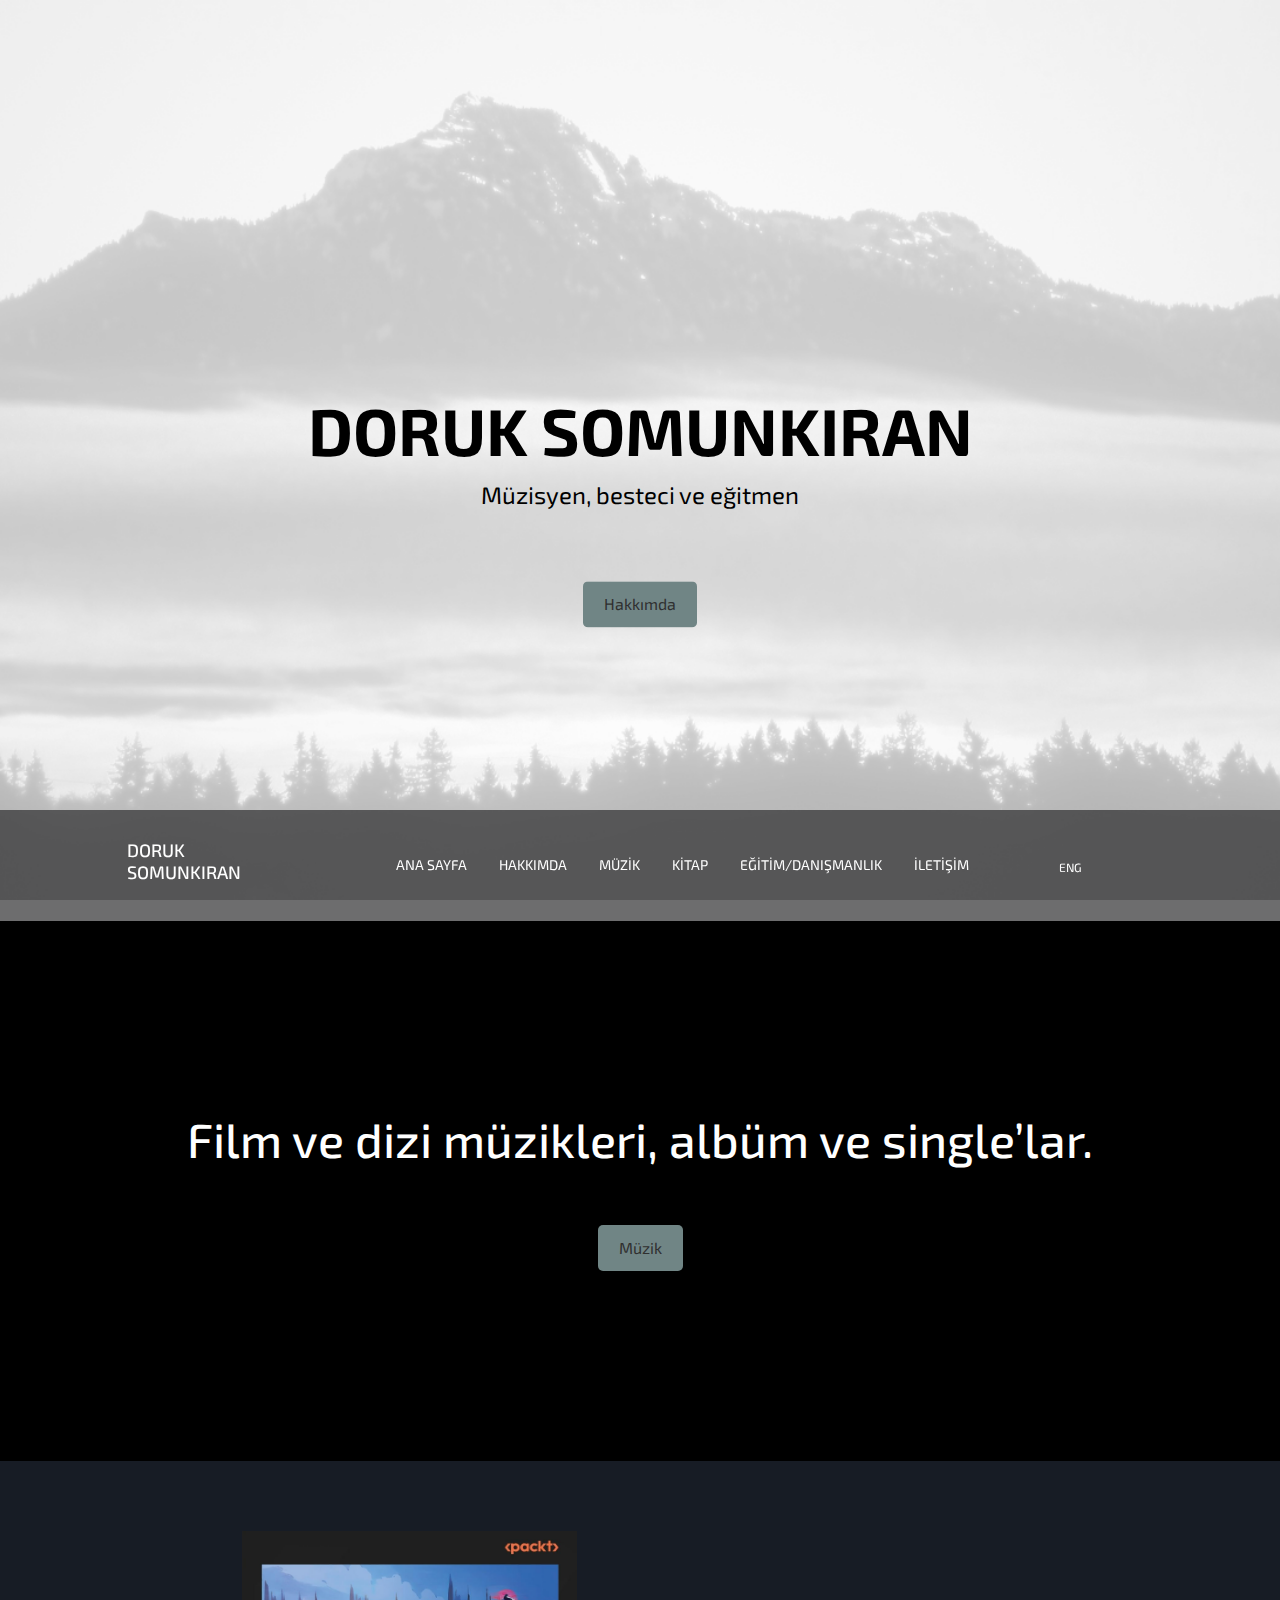
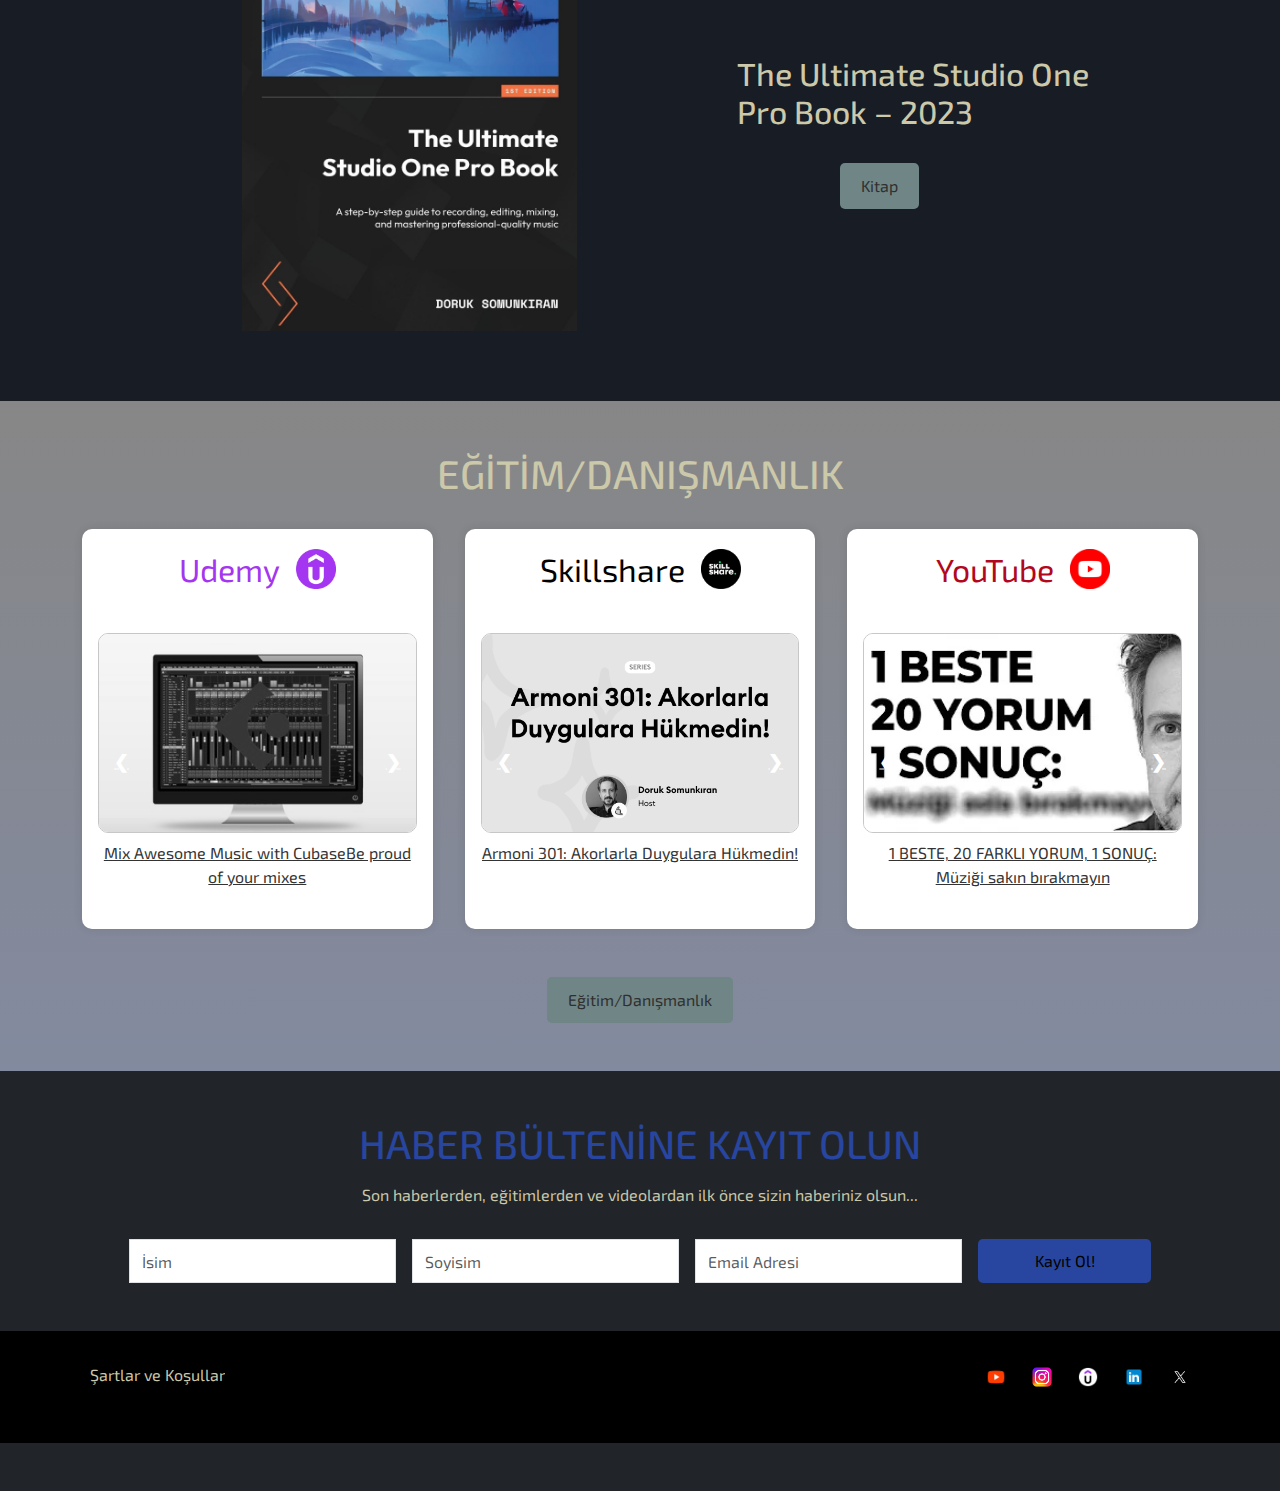
<file: index.html>
<!DOCTYPE html>
<html lang="en">
<head>
    <meta charset="UTF-8">
    <meta name="viewport" content="width=device-width, initial-scale=1.0">
    <title>Doruk Somunkıran</title>
    <link href="https://cdn.jsdelivr.net/npm/bootstrap@5.3.0/dist/css/bootstrap.min.css" rel="stylesheet">
    <link href="https://fonts.googleapis.com/css2?family=Montserrat:wght@400;700&family=Playfair+Display:wght@400;700&display=swap" rel="stylesheet">
    <link href="https://fonts.googleapis.com/css2?family=Exo+2:wght@400;700&display=swap" rel="stylesheet">
    <link rel="stylesheet" href="styles.css">
</head>
<body>
    <main>
        <section class="hero">
            <div class="container">
                <h1 class="main-heading" data-lang="tr">DORUK SOMUNKIRAN</h1>
                <p class="sub-heading" data-lang="tr">Müzisyen, besteci ve eğitmen</p>
                <a href="about.html" class="btn mt-5" data-lang="tr">Hakkımda</a>
            </div>
        </section>

        <header id="header">
            <div class="container">
                <h1 class="logo">DORUK SOMUNKIRAN</h1>
                <button class="navbar-toggler" type="button" data-bs-toggle="collapse" data-bs-target="#navbarNav" aria-controls="navbarNav" aria-expanded="false" aria-label="Toggle navigation">
                    <span class="navbar-toggler-icon"></span>
                </button>
                <nav class="navbar-collapse" id="navbarNav">
                    <ul class="nav">
                        <li class="nav-item"><a href="#" class="nav" data-lang="ANA SAYFA">ANA SAYFA</a></li>
                        <li class="nav-item"><a href="about.html" class="nav" data-lang="HAKKIMDA">HAKKIMDA</a></li>
                        <li class="nav-item"><a href="music.html" class="nav" data-lang="MÜZİK">MÜZİK</a></li>
                        <li class="nav-item"><a href="book.html" class="nav" data-lang="KİTAP">KİTAP</a></li>
                        <li class="nav-item"><a href="store.html" class="nav" data-lang="EĞİTİM/DANIŞMANLIK">EĞİTİM/DANIŞMANLIK</a></li>
                        <li class="nav-item"><a href="contact.html" class="nav" data-lang="İLETİŞİM">İLETİŞİM</a></li>
                        <li class="nav-item"><a href="#" id="lang-toggle" class="lang-toggle">ENG</a></li>
                    </ul>
                </nav>
            </div>
        </header>
        

       

        <section class="genres text-center d-flex align-items-center justify-content-center">
            <div class="container">
                <h2 data-lang="tr">Film ve dizi müzikleri, albüm ve single’lar.</h2>
                <a href="music.html" class="btn mt-5" data-lang="tr">Müzik</a>
            </div>
        </section>

        <section class="book text-center py-5 bg-anthracite">
            <div class="container d-flex align-items-center">
                <img src="book.png" alt="Book Cover" class="my-3 book-cover">
                <div class="book-content text-start">
                    <h2 data-lang="tr">The Ultimate Studio One Pro Book – 2023</h2>
                    <a href="book.html" class="btn mt-3 book-btn" data-lang="tr">Kitap</a>
                </div>
            </div>
        </section>
      
        <section class="education-consulting text-center py-5">
        <div class="container">
            <h2 data-lang="tr">EĞİTİM/DANIŞMANLIK</h2>
            <div class="platforms mt-4">
                <div class="platform">
                    <div class="platform-header">
                        <a href="https://www.udemy.com/user/doruk-somunkiran/" class="platform-link udemy" data-lang="tr">Udemy</a>
                        <img src="udemy_logo2.png" alt="Udemy Logo" class="platform-logo">
                    </div>
                    <div class="slideshow-container" id="udemy-slideshow">
                        <div class="mySlides udemy-slide">
                            <img src="udemy1.png" alt="Udemy Image 1" class="platform-image">
                            <a href="https://www.udemy.com/course/mixing-awesome-music-with-cubase/" class="text" data-lang="tr">Mix Awesome Music with CubaseBe proud of your mixes</a>
                        </div>
                        <div class="mySlides udemy-slide">
                            <img src="udemy2.png" alt="Udemy Image 2" class="platform-image">
                            <a href="https://www.udemy.com/course/presonus-studio-one-ile-harika-muzikler-yapin/" class="text" data-lang="tr">Presonus Studio One ile Harika Müzikler Yapın</a>
                        </div>
                        <div class="mySlides udemy-slide">
                            <img src="udemy3.png" alt="Udemy Image 3" class="platform-image">
                            <a href="https://www.udemy.com/course/presonus-studio-one-ile-harika-miksler-yapin/?couponCode=LETSLEARNNOW" class="text" data-lang="tr">Presonus Studio One ile Harika Miksler Yapın!</a>
                        </div>
                        <a class="prev" onclick="plusSlides(-1, 'udemy')">&#10094;</a>
                        <a class="next" onclick="plusSlides(1, 'udemy')">&#10095;</a>
                    </div>
                </div>
                <div class="platform">
                    <div class="platform-header">
                        <a href="https://superpeer.com/doruksomunkiran" class="platform-link skillshare" data-lang="tr">Skillshare</a>
                        <img src="skillshare.png" alt="Skillshare Logo" class="platform-logo">
                    </div>
                    <div class="slideshow-container" id="skillshare-slideshow">
                        <div class="mySlides skillshare-slide">
                            <img src="superpeer1.png" alt="Skillshare Image 1" class="platform-image">
                            <a href="https://superpeer.com/doruksomunkiran/collection/armoni-301-akorlarla-duygulara-hukmedin" class="text" data-lang="tr">Armoni 301: Akorlarla Duygulara Hükmedin!</a>
                        </div>
                        <div class="mySlides skillshare-slide">
                            <img src="superpeer2.png" alt="Skillshare Image 2" class="platform-image">
                            <a href="https://superpeer.com/doruksomunkiran/collection/audio-ve-midi-efektleri-orta-ileri-duzey" class="text" data-lang="tr">Audio ve MIDI Efektleri (Orta-İleri Düzey)</a>
                        </div>
                        <div class="mySlides skillshare-slide">
                            <img src="superpeer3.png" alt="Skillshare Image 3" class="platform-image">
                            <a href="https://superpeer.com/doruksomunkiran/collection/film-muzigi-herkes-icin-bir-rehber" class="text" data-lang="tr">Film Müziği: Herkes İçin Bir Rehber</a>
                        </div>
                        <a class="prev" onclick="plusSlides(-1, 'skillshare')">&#10094;</a>
                        <a class="next" onclick="plusSlides(1, 'skillshare')">&#10095;</a>
                    </div>
                </div>
                <div class="platform">
                    <div class="platform-header">
                        <a href="https://www.youtube.com/c/DorukSomunkiran" class="platform-link youtube" data-lang="tr">YouTube</a>
                        <img src="youtube_logo.png" alt="YouTube Logo" class="platform-logo">
                    </div>
                    <div class="slideshow-container" id="youtube-slideshow">
                        <div class="mySlides youtube-slide">
                            <img src="youtube.webp" alt="YouTube Image 1" class="platform-image">
                            <a id="latest-video-link" href="#" class="text" data-lang="tr">1 BESTE, 20 FARKLI YORUM, 1 SONUÇ: Müziği sakın bırakmayın</a>
                        </div>
                        <div class="mySlides youtube-slide">
                            <img src="youtube2.webp" alt="YouTube Image 2" class="platform-image">
                            <a href="https://www.youtube.com/watch?v=gN6bLMQ_Cck" class="text" data-lang="tr">Unity İçin Remix ve Solo Çağrısı</a>
                        </div>
                        <div class="mySlides youtube-slide">
                            <img src="youtube3.webp" alt="YouTube Image 3" class="platform-image">
                            <a href="https://www.youtube.com/watch?v=X6bVH4OMdUw" class="text" data-lang="tr">MÜZİĞİ BIRAK (Sonra yeniden başla)</a>
                        </div>
                        <a class="prev" onclick="plusSlides(-1, 'youtube')">&#10094;</a>
                        <a class="next" onclick="plusSlides(1, 'youtube')">&#10095;</a>
                    </div>
                </div>
            </div>
            <a href="store.html" class="btn" data-lang="tr">Eğitim/Danışmanlık</a>
        </div>
        </section>

    </main>
    
    
    <footer class="newsletter text-center py-5 bg-dark text-white">
        <div class="container">
            <h2 data-lang="tr">HABER BÜLTENİNE KAYIT OLUN</h2>
            <p data-lang="tr">Son haberlerden, eğitimlerden ve videolardan ilk önce sizin haberiniz olsun...</p>
            <form class="row g-3 justify-content-center">
                <div class="col-md-3">
                    <input type="text" class="form-control" data-placeholder-tr="İsim" data-placeholder-en="Name" placeholder="İsim">
                </div>
                <div class="col-md-3">
                    <input type="text" class="form-control" data-placeholder-tr="Soyisim" data-placeholder-en="Surname" placeholder="Soyisim">
                </div>
                <div class="col-md-3">
                    <input type="email" class="form-control" data-placeholder-tr="Email Adresi" data-placeholder-en="Email Address" placeholder="Email Adresi">
                </div>
                <div class="col-md-2">
                    <button class="btn w-100" data-lang="tr">Kayıt Ol!</button>
                </div>
            </form>
        </div>
        <div class="footer-bottom mt-5">
            <div class="container d-flex justify-content-between align-items-center">
                <a href="#" class="text" data-lang="tr">Şartlar ve Koşullar</a>
                <div class="socials">
                    <a href="https://www.youtube.com/c/DorukSomunkiran" class="text"><img src="youtube_icon.png" alt="YouTube"></a>
                    <a href="https://www.instagram.com/doruk.somunkiran/" class="text"><img src="instagram_icon.png" alt="Instagram"></a>
                    <a href="https://www.udemy.com/user/doruk-somunkiran/" class="text"><img src="udemy.png" alt="Udemy"></a>
                    <a href="https://www.linkedin.com/in/doruk-somunkiran/?originalSubdomain=tr" class="text"><img src="linkedin_icon.png" alt="LinkedIn"></a>
                    <a href="https://twitter.com/DorukSomunkiran" class="text"><img src="twitter_icon.jpg" alt="Twitter"></a>
                </div>
            </div>
        </div>
        
    </footer>

    <script src="https://cdn.jsdelivr.net/npm/bootstrap@5.3.0/dist/js/bootstrap.bundle.min.js"></script>
    <script src="script.js"></script>
</body>
</html>



<script>
    document.addEventListener("DOMContentLoaded", function() {
        const header = document.getElementById("main-header");
    
        function checkScroll() {
            if (window.scrollY === 0) {
                header.classList.add("transparent");
                header.classList.remove("solid");
            } else {
                header.classList.remove("transparent");
                header.classList.add("solid");
            }
        }
    
        window.addEventListener("scroll", checkScroll);
    
        // Sayfa yüklendiğinde scroll konumunu kontrol et
        checkScroll();
    });
    </script>
    

<script>
    let slideIndexes = {
        'udemy': 1,
        'skillshare': 1,
        'youtube': 1
    };
    
    function plusSlides(n, platform) {
        showSlides(slideIndexes[platform] += n, platform);
    }
    
    function showSlides(n, platform) {
        let i;
        let slides = document.getElementsByClassName(platform + '-slide');
        if (n > slides.length) {slideIndexes[platform] = 1}
        if (n < 1) {slideIndexes[platform] = slides.length}
        for (i = 0; i < slides.length; i++) {
            slides[i].style.display = "none";
        }
        slides[slideIndexes[platform] - 1].style.display = "block";
    }
    
    // Initialize slideshows
    showSlides(slideIndexes['udemy'], 'udemy');
    showSlides(slideIndexes['skillshare'], 'skillshare');
    showSlides(slideIndexes['youtube'], 'youtube');
    </script>
</file>
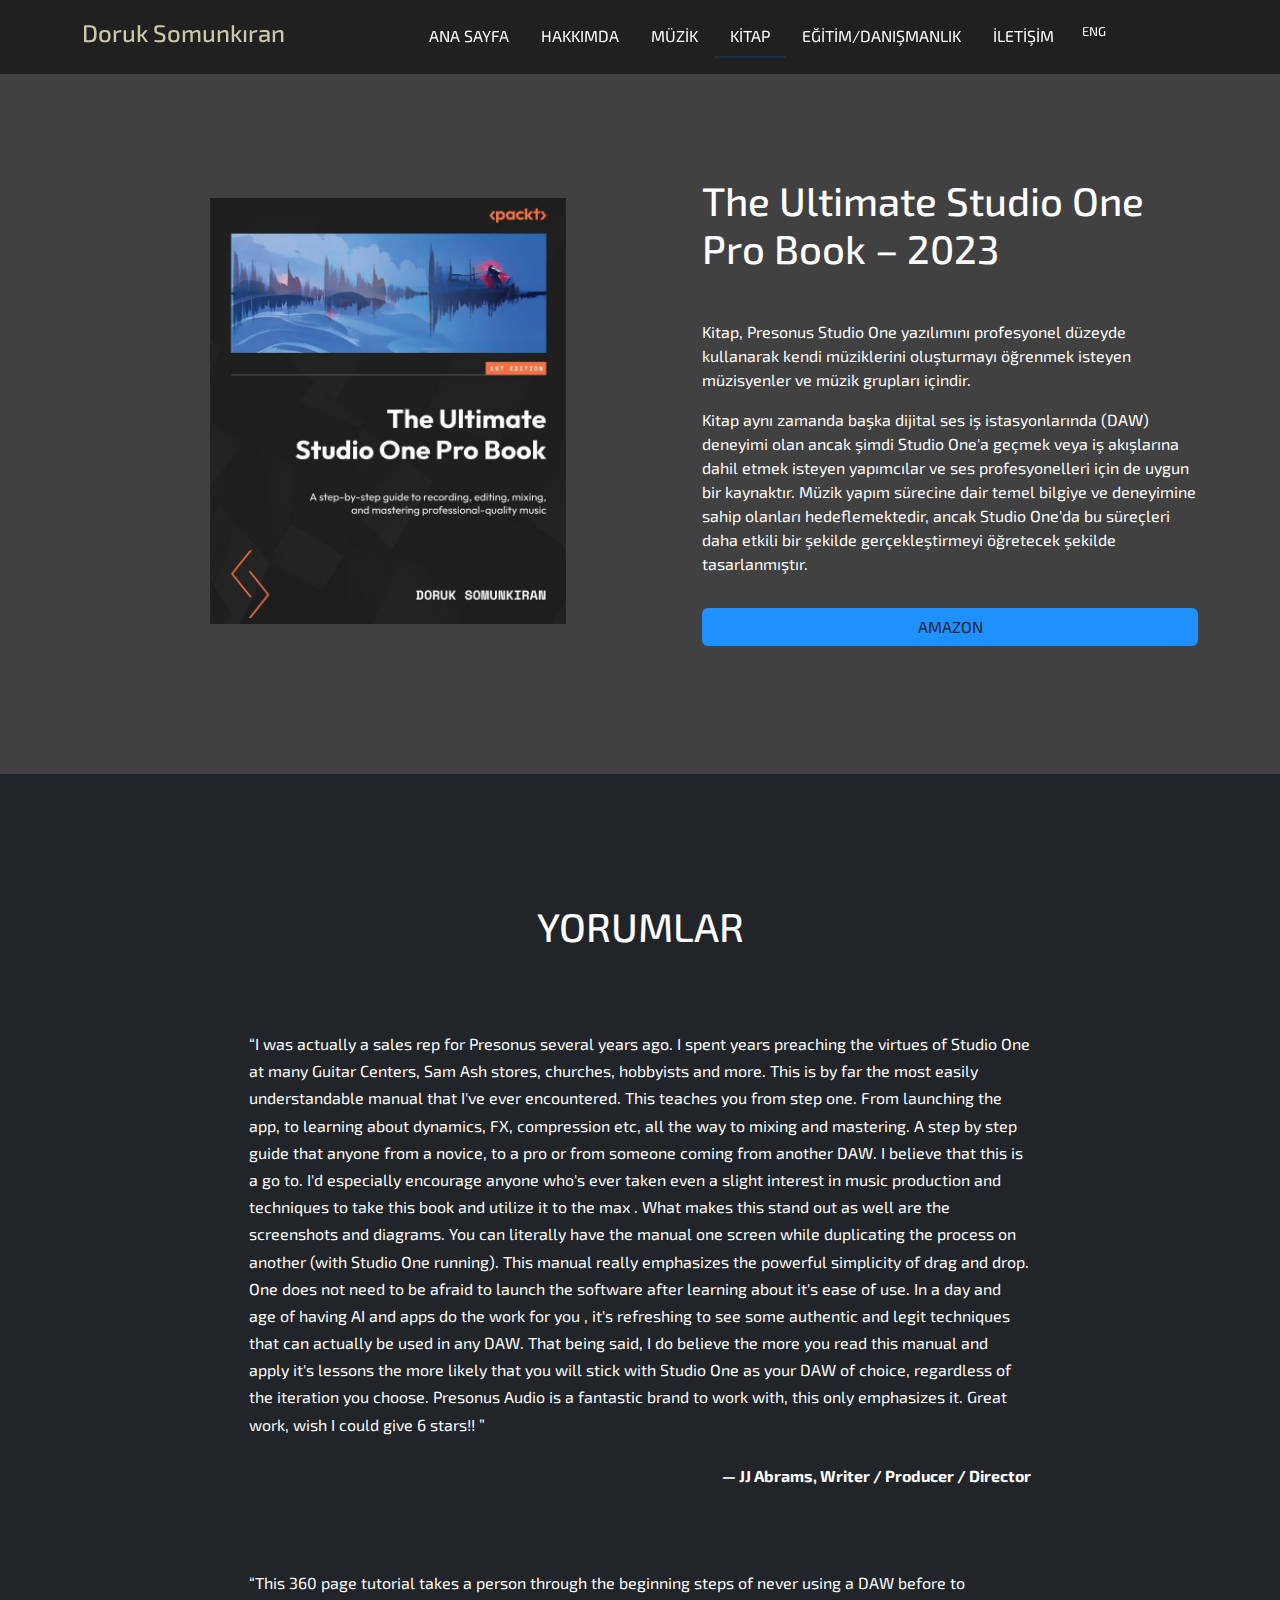
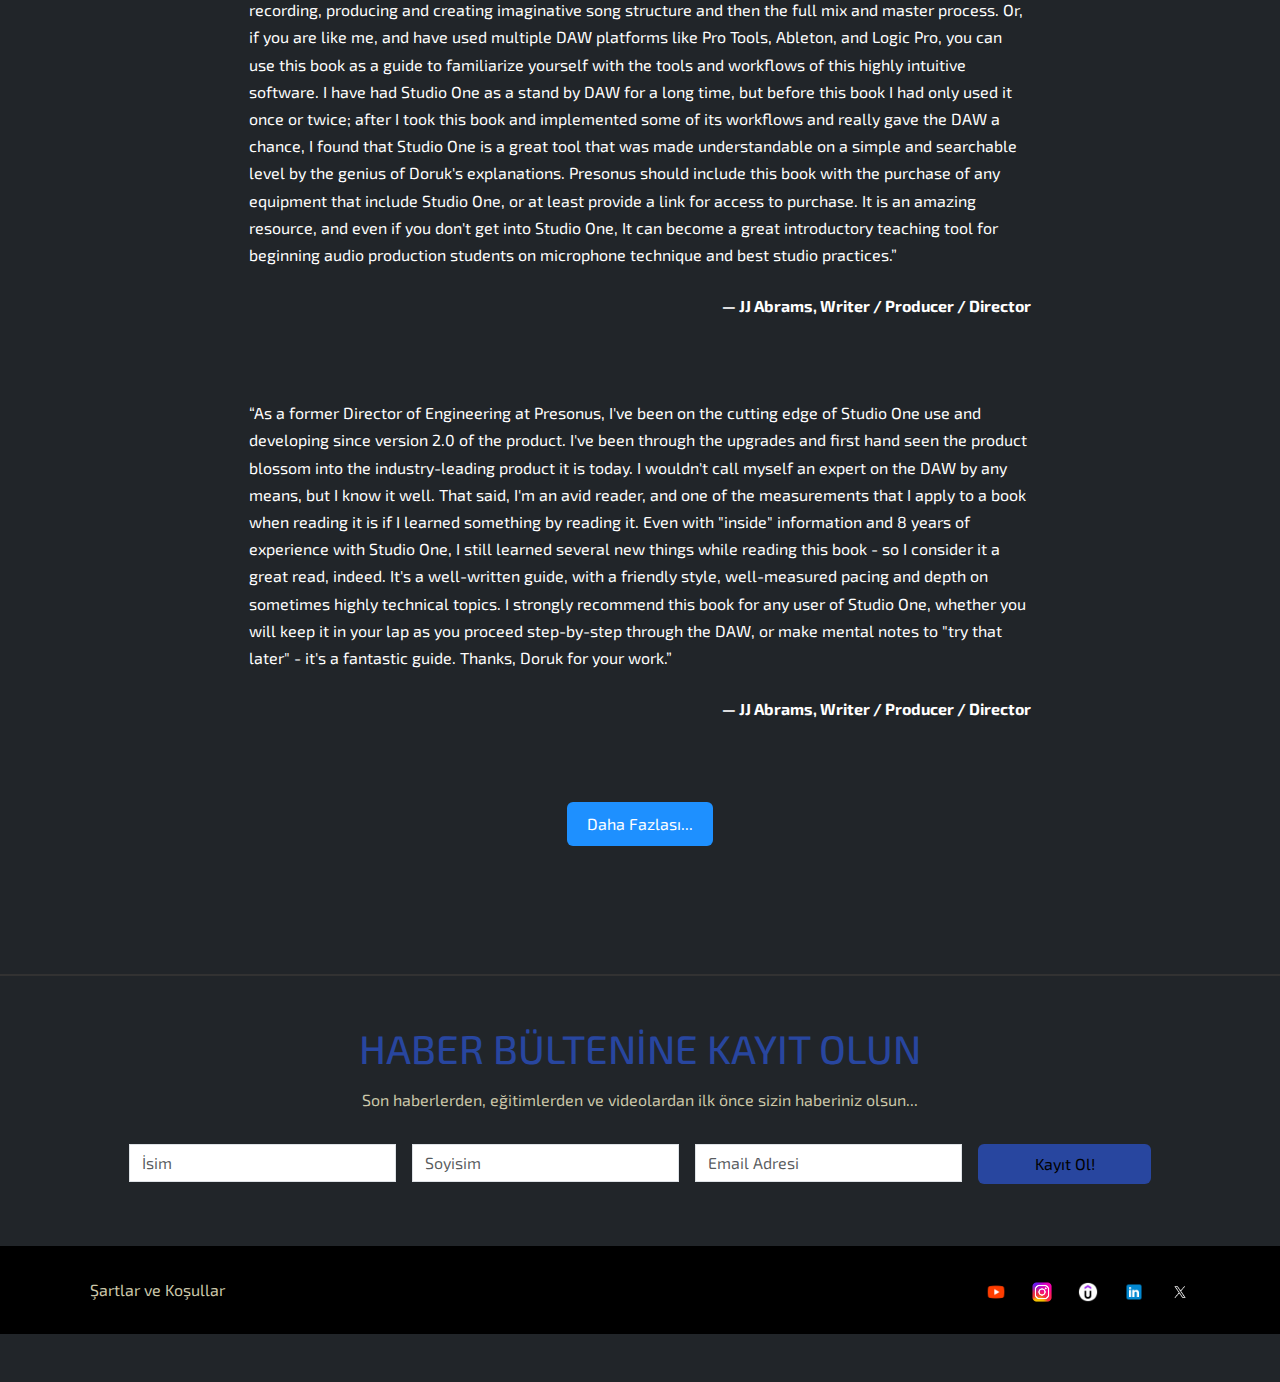
<file: book.html>
<!DOCTYPE html>
<html lang="en">
<head>
    <meta charset="UTF-8">
    <meta name="viewport" content="width=device-width, initial-scale=1.0">
    <title>Kitap - Doruk Somunkıran</title>
    <link href="https://cdn.jsdelivr.net/npm/bootstrap@5.3.0/dist/css/bootstrap.min.css" rel="stylesheet">
    <link href="https://fonts.googleapis.com/css2?family=Exo+2:wght@400;700&display=swap" rel="stylesheet">
    <link href="https://fonts.googleapis.com/css2?family=Montserrat:wght@400;700&family=Playfair+Display:wght@400;700&display=swap" rel="stylesheet">
    <link rel="stylesheet" href="styles4.css">
</head>
<body>
    <header id="main-header" class="py-3 fixed-top transparent">
        <div class="container d-flex justify-content-between align-items-center">
            <a href="/" class="navbar-brand">
                <h4>Doruk Somunkıran</h4>
            </a>
            <button class="navbar-toggler d-lg-none" type="button" aria-controls="navbarNav" aria-expanded="false" aria-label="Toggle navigation">
                <span class="navbar-toggler-icon"></span>
            </button>
            <nav class="navbar-collapse" id="navbarNav">
                <ul class="nav">
                    <li class="nav-item"><a class="nav-link" href="/" data-lang="ANA SAYFA">ANA SAYFA</a></li>
                    <li class="nav-item"><a class="nav-link" href="about.html" data-lang="HAKKIMDA">HAKKIMDA</a></li>
                    <li class="nav-item"><a class="nav-link" href="music.html" data-lang="MÜZİK">MÜZİK</a></li>
                    <li class="nav-item"><a class="nav-link active" href="book.html" data-lang="KİTAP">KİTAP</a></li>
                    <li class="nav-item"><a class="nav-link" href="store.html" data-lang="EĞİTİM/DANIŞMANLIK">EĞİTİM/DANIŞMANLIK</a></li>
                    <li class="nav-item"><a class="nav-link" href="contact.html" data-lang="İLETİŞİM">İLETİŞİM</a></li>
                    <li class="nav-item"><button id="lang-toggle" class="btn">ENG</button></li>
                </ul>
            </nav>
        </div>
    </header>

    <section class="book-section text-white py-5">
        <div class="container">
            <div class="row align-items-center">
                <div class="col-md-4 text-center mt-5">
                    <img src="book.png" alt="Kitap Resmi" class="img-fluid">
                </div>
                <div class="col-md-8">
                    <h1 class="mt-5" data-lang="The Ultimate Studio One Pro Book – 2023">The Ultimate Studio One Pro Book – 2023</h1>
                    <p data-lang="Kitap, Presonus Studio One yazılımını profesyonel düzeyde kullanarak kendi müziklerini oluşturmayı öğrenmek isteyen müzisyenler ve müzik grupları içindir.">Kitap, Presonus Studio One yazılımını profesyonel düzeyde kullanarak kendi müziklerini oluşturmayı öğrenmek isteyen müzisyenler ve müzik grupları içindir.</p>
                    <p data-lang="Kitap aynı zamanda başka dijital ses iş istasyonlarında (DAW) deneyimi olan ancak şimdi Studio One'a geçmek veya iş akışlarına dahil etmek isteyen yapımcılar ve ses profesyonelleri için de uygun bir kaynaktır. Müzik yapım sürecine dair temel bilgiye ve deneyimine sahip olanları hedeflemektedir, ancak Studio One'da bu süreçleri daha etkili bir şekilde gerçekleştirmeyi öğretecek şekilde tasarlanmıştır.">Kitap aynı zamanda başka dijital ses iş istasyonlarında (DAW) deneyimi olan ancak şimdi Studio One'a geçmek veya iş akışlarına dahil etmek isteyen yapımcılar ve ses profesyonelleri için de uygun bir kaynaktır. Müzik yapım sürecine dair temel bilgiye ve deneyimine sahip olanları hedeflemektedir, ancak Studio One'da bu süreçleri daha etkili bir şekilde gerçekleştirmeyi öğretecek şekilde tasarlanmıştır.</p>
                    <a href="#" class="btn" data-lang="AMAZON">AMAZON</a>
                </div>
            </div>
        </div>
    </section>

    <section class="reviews-section py-5 bg-dark text-white">
        <div class="container">
            <h1 class="text-center" data-lang="YORUMLAR">YORUMLAR</h1>
            <div class="review">
                <p>“I was actually a sales rep for Presonus several years ago. I spent years preaching the virtues of Studio One at many Guitar Centers, Sam Ash stores, churches, hobbyists and more. This is by far the most easily understandable manual that I've ever encountered. This teaches you from step one. From launching the app, to learning about dynamics, FX, compression etc, all the way to mixing and mastering. A step by step guide that anyone from a novice, to a pro or from someone coming from another DAW. I believe that this is a go to. I'd especially encourage anyone who's ever taken even a slight interest in music production and techniques to take this book and utilize it to the max . What makes this stand out as well are the screenshots and diagrams. You can literally have the manual one screen while duplicating the process on another (with Studio One running). This manual really emphasizes the powerful simplicity of drag and drop. One does not need to be afraid to launch the software after learning about it's ease of use. In a day and age of having AI and apps do the work for you , it's refreshing to see some authentic and legit techniques that can actually be used in any DAW. That being said, I do believe the more you read this manual and apply it's lessons the more likely that you will stick with Studio One as your DAW of choice, regardless of the iteration you choose. Presonus Audio is a fantastic brand to work with, this only emphasizes it. Great work, wish I could give 6 stars!!
                    ”</p>
                <p class="review-author">— JJ Abrams, Writer / Producer / Director</p>
            </div>
            <div class="review">
                <p>“This 360 page tutorial takes a person through the beginning steps of never using a DAW before to recording, producing and creating imaginative song structure and then the full mix and master process.
                    Or, if you are like me, and have used multiple DAW platforms like Pro Tools, Ableton, and Logic Pro, you can use this book as a guide to familiarize yourself with the tools and workflows of this highly intuitive software.
                    I have had Studio One as a stand by DAW for a long time, but before this book I had only used it once or twice; after I took this book and implemented some of its workflows and really gave the DAW a chance, I found that Studio One is a great tool that was made understandable on a simple and searchable level by the genius of Doruk's explanations.
                    
                    Presonus should include this book with the purchase of any equipment that include Studio One, or at least provide a link for access to purchase. It is an amazing resource, and even if you don't get into Studio One, It can become a great introductory teaching tool for beginning audio production students on microphone technique and best studio practices.”</p>
                <p class="review-author">— JJ Abrams, Writer / Producer / Director</p></div>
            <div class="review">
                <p>“As a former Director of Engineering at Presonus, I've been on the cutting edge of Studio One use and developing since version 2.0 of the product. I've been through the upgrades and first hand seen the product blossom into the industry-leading product it is today. I wouldn't call myself an expert on the DAW by any means, but I know it well.
                    That said, I'm an avid reader, and one of the measurements that I apply to a book when reading it is if I learned something by reading it.
                    Even with "inside" information and 8 years of experience with Studio One, I still learned several new things while reading this book - so I consider it a great read, indeed.
                    It's a well-written guide, with a friendly style, well-measured pacing and depth on sometimes highly technical topics.
                    I strongly recommend this book for any user of Studio One, whether you will keep it in your lap as you proceed step-by-step through the DAW, or make mental notes to "try that later" - it's a fantastic guide. Thanks, Doruk for your work.”</p>
                <p class="review-author">— JJ Abrams, Writer / Producer / Director</p></div>
            <!-- Add more reviews as needed -->
        </div>

        <div class="text-center">
            <a href="#" class="btn btn-primary" data-lang="Daha Fazlası...">Daha Fazlası...</a>
        </div>
        
    </section>

    <footer class="newsletter text-center py-5 bg-dark text-white">
        <div class="container">
            <h2 data-lang="tr">HABER BÜLTENİNE KAYIT OLUN</h2>
            <p data-lang="tr">Son haberlerden, eğitimlerden ve videolardan ilk önce sizin haberiniz olsun...</p>
            <form class="row g-3 justify-content-center">
                <div class="col-md-3">
                    <input type="text" class="form-control" data-placeholder-tr="İsim" data-placeholder-en="Name" placeholder="İsim">
                </div>
                <div class="col-md-3">
                    <input type="text" class="form-control" data-placeholder-tr="Soyisim" data-placeholder-en="Surname" placeholder="Soyisim">
                </div>
                <div class="col-md-3">
                    <input type="email" class="form-control" data-placeholder-tr="Email Adresi" data-placeholder-en="Email Address" placeholder="Email Adresi">
                </div>
                <div class="col-md-2">
                    <button class="btn w-100" data-lang="tr">Kayıt Ol!</button>
                </div>
            </form>
        </div>
        <div class="footer-bottom mt-5">
            <div class="container d-flex justify-content-between align-items-center">
                <a href="#" class="text" data-lang="tr">Şartlar ve Koşullar</a>
                <div class="socials">
                    <a href="https://www.youtube.com/c/DorukSomunkiran" class="text"><img src="youtube_icon.png" alt="YouTube"></a>
                    <a href="https://www.instagram.com/doruk.somunkiran/" class="text"><img src="instagram_icon.png" alt="Instagram"></a>
                    <a href="https://www.udemy.com/user/doruk-somunkiran/" class="text"><img src="udemy.png" alt="Udemy"></a>
                    <a href="https://www.linkedin.com/in/doruk-somunkiran/?originalSubdomain=tr" class="text"><img src="linkedin_icon.png" alt="LinkedIn"></a>
                    <a href="https://twitter.com/DorukSomunkiran" class="text"><img src="twitter_icon.jpg" alt="Twitter"></a>
                </div>
            </div>
        </div>
        
    </footer>

    <script src="https://cdn.jsdelivr.net/npm/bootstrap@5.3.0/dist/js/bootstrap.bundle.min.js"></script>
    <script src="script4.js"></script>
</body>
</html>


<script>
    document.addEventListener("DOMContentLoaded", function() {
        const header = document.getElementById("main-header");
    
        function checkScroll() {
            if (window.scrollY === 0) {
                header.classList.add("transparent");
                header.classList.remove("solid");
            } else {
                header.classList.remove("transparent");
                header.classList.add("solid");
            }
        }
    
        window.addEventListener("scroll", checkScroll);
    
        // Sayfa yüklendiğinde scroll konumunu kontrol et
        checkScroll();
    });
    </script>
</file>
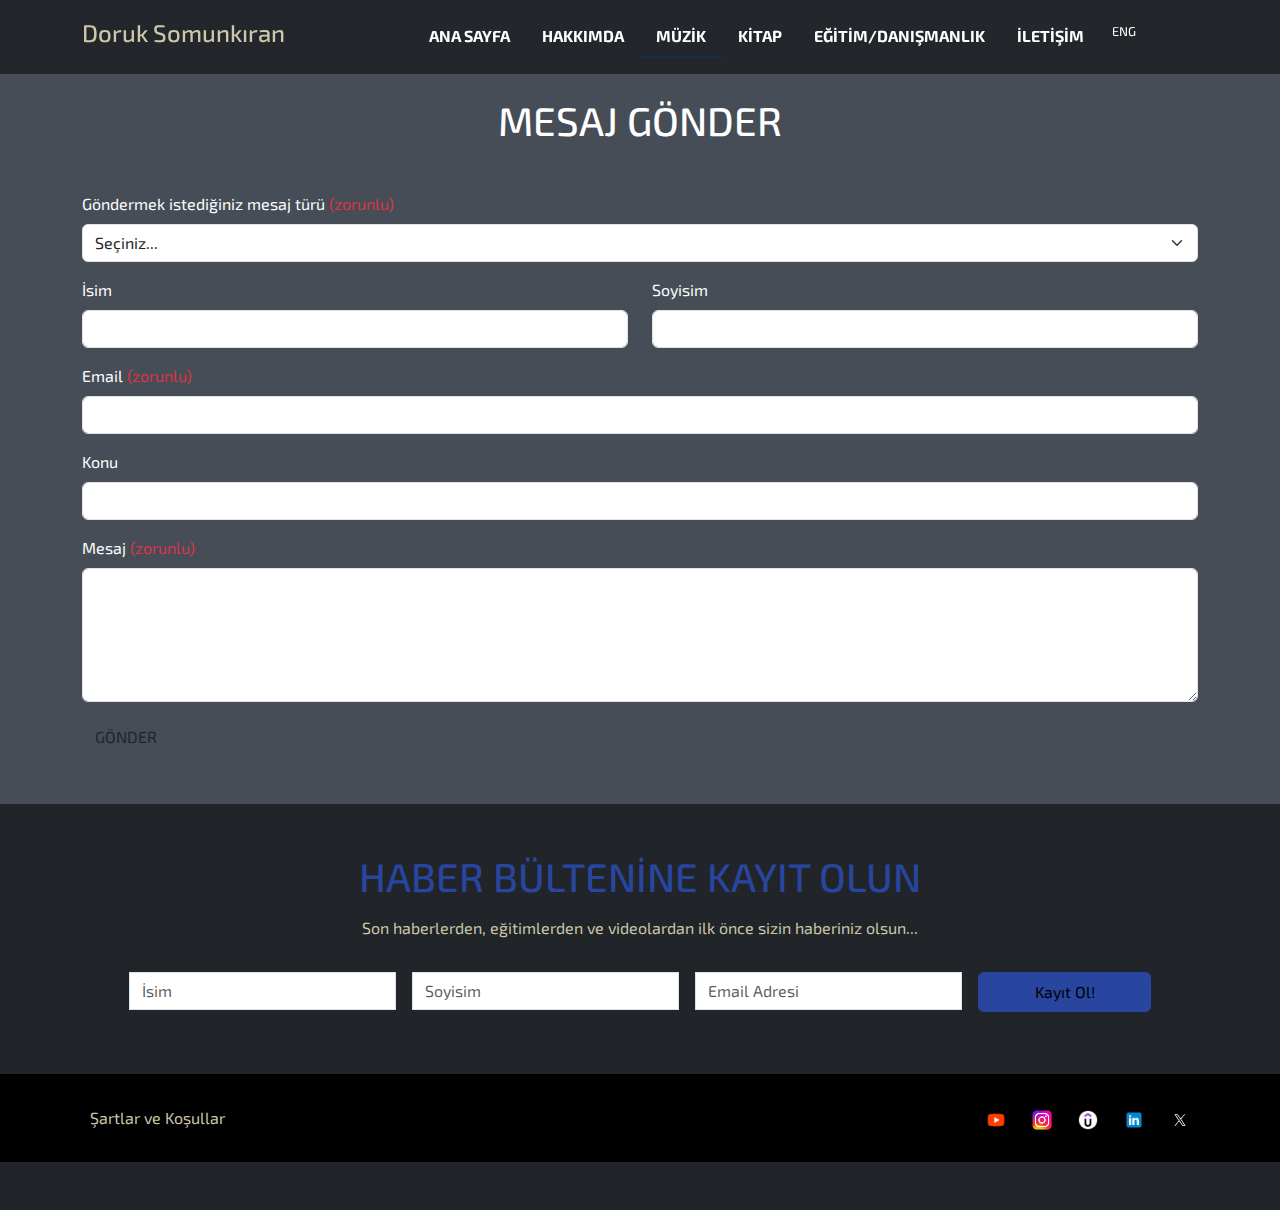
<file: contact.html>
<!DOCTYPE html>
<html lang="en">
<head>
    <meta charset="UTF-8">
    <meta name="viewport" content="width=device-width, initial-scale=1.0">
    <title>İletişim - Doruk Somunkıran</title>
    <link href="https://cdn.jsdelivr.net/npm/bootstrap@5.3.0/dist/css/bootstrap.min.css" rel="stylesheet">
    <link href="https://fonts.googleapis.com/css2?family=Exo+2:wght@400;700&display=swap" rel="stylesheet">
    <link href="https://fonts.googleapis.com/css2?family=Montserrat:wght@400;700&family=Playfair+Display:wght@400;700&display=swap" rel="stylesheet">
    <link rel="stylesheet" href="styles6.css">
</head>
<body>
    <header id="main-header" class="py-3 fixed-top transparent">
        <div class="container d-flex justify-content-between align-items-center">
            <a href="/" class="navbar-brand">
                <h4>Doruk Somunkıran</h4>
            </a>
            <button class="navbar-toggler d-lg-none" type="button" aria-controls="navbarNav" aria-expanded="false" aria-label="Toggle navigation">
                <span class="navbar-toggler-icon"></span>
            </button>
            <nav class="navbar-collapse" id="navbarNav">
                <ul class="nav">
                    <li class="nav-item"><a class="nav-link" href="/" data-lang="ANA SAYFA">ANA SAYFA</a></li>
                    <li class="nav-item"><a class="nav-link" href="about.html" data-lang="HAKKIMDA">HAKKIMDA</a></li>
                    <li class="nav-item"><a class="nav-link active" href="music.html" data-lang="MÜZİK">MÜZİK</a></li>
                    <li class="nav-item"><a class="nav-link" href="book.html" data-lang="KİTAP">KİTAP</a></li>
                    <li class="nav-item"><a class="nav-link" href="store.html" data-lang="EĞİTİM/DANIŞMANLIK">EĞİTİM/DANIŞMANLIK</a></li>
                    <li class="nav-item"><a class="nav-link" href="contact.html" data-lang="İLETİŞİM">İLETİŞİM</a></li>
                    <li class="nav-item"><button id="lang-toggle" class="btn">ENG</button></li>
                </ul>
            </nav>
        </div>
    </header>

    <section class="contact-section text-white py-5">
        <div class="container">
            <h1 class="text-center mb-5 mt-5" data-lang="MESAJ GÖNDER">MESAJ GÖNDER</h1>
            <form>
                <div class="mb-3">
                    <label for="messageType" class="form-label" data-lang="Göndermek istediğiniz mesaj türü (zorunlu)">Göndermek istediğiniz mesaj türü <span class="text-danger">(zorunlu)</span></label>
                    <select class="form-select" id="messageType" required>
                        <option selected disabled data-lang="Seçiniz...">Seçiniz...</option>
                        <option value="1" data-lang="Genel soru">Genel soru</option>
                        <option value="2" data-lang="Destek">Destek</option>
                        <option value="3" data-lang="Geri bildirim">Geri bildirim</option>
                    </select>
                </div>
                <div class="row">
                    <div class="col-md-6 mb-3">
                        <label for="firstName" class="form-label" data-lang="İsim">İsim</label>
                        <input type="text" class="form-control" id="firstName" required>
                    </div>
                    <div class="col-md-6 mb-3">
                        <label for="lastName" class="form-label" data-lang="Soyisim">Soyisim</label>
                        <input type="text" class="form-control" id="lastName" required>
                    </div>
                </div>
                <div class="mb-3">
                    <label for="email" class="form-label" data-lang="Email (zorunlu)">Email <span class="text-danger">(zorunlu)</span></label>
                    <input type="email" class="form-control" id="email" required>
                </div>
                <div class="mb-3">
                    <label for="subject" class="form-label" data-lang="Konu">Konu</label>
                    <input type="text" class="form-control" id="subject">
                </div>
                <div class="mb-3">
                    <label for="message" class="form-label" data-lang="Mesaj (zorunlu)">Mesaj <span class="text-danger">(zorunlu)</span></label>
                    <textarea class="form-control" id="message" rows="5" required></textarea>
                </div>
                <button type="submit" class="btn" data-lang="GÖNDER">GÖNDER</button>
            </form>
        </div>
    </section>

    <footer class="newsletter text-center py-5 bg-dark text-white">
        <div class="container">
            <h2 data-lang="tr">HABER BÜLTENİNE KAYIT OLUN</h2>
            <p data-lang="tr">Son haberlerden, eğitimlerden ve videolardan ilk önce sizin haberiniz olsun...</p>
            <form class="row g-3 justify-content-center">
                <div class="col-md-3">
                    <input type="text" class="form-control" data-placeholder-tr="İsim" data-placeholder-en="Name" placeholder="İsim">
                </div>
                <div class="col-md-3">
                    <input type="text" class="form-control" data-placeholder-tr="Soyisim" data-placeholder-en="Surname" placeholder="Soyisim">
                </div>
                <div class="col-md-3">
                    <input type="email" class="form-control" data-placeholder-tr="Email Adresi" data-placeholder-en="Email Address" placeholder="Email Adresi">
                </div>
                <div class="col-md-2">
                    <button class="btn w-100" data-lang="tr">Kayıt Ol!</button>
                </div>
            </form>
        </div>
        <div class="footer-bottom mt-5">
            <div class="container d-flex justify-content-between align-items-center">
                <a href="#" class="text" data-lang="tr">Şartlar ve Koşullar</a>
                <div class="socials">
                    <a href="https://www.youtube.com/c/DorukSomunkiran" class="text"><img src="youtube_icon.png" alt="YouTube"></a>
                    <a href="https://www.instagram.com/doruk.somunkiran/" class="text"><img src="instagram_icon.png" alt="Instagram"></a>
                    <a href="https://www.udemy.com/user/doruk-somunkiran/" class="text"><img src="udemy.png" alt="Udemy"></a>
                    <a href="https://www.linkedin.com/in/doruk-somunkiran/?originalSubdomain=tr" class="text"><img src="linkedin_icon.png" alt="LinkedIn"></a>
                    <a href="https://twitter.com/DorukSomunkiran" class="text"><img src="twitter_icon.jpg" alt="Twitter"></a>
                </div>
            </div>
        </div>
        
    </footer>

    <script src="https://cdn.jsdelivr.net/npm/bootstrap@5.3.0/dist/js/bootstrap.bundle.min.js"></script>
    <script src="script6.js"></script>
</body>
</html>



<script>
    document.addEventListener("DOMContentLoaded", function() {
        const header = document.getElementById("main-header");
    
        function checkScroll() {
            if (window.scrollY === 0) {
                header.classList.add("transparent");
                header.classList.remove("solid");
            } else {
                header.classList.remove("transparent");
                header.classList.add("solid");
            }
        }
    
        window.addEventListener("scroll", checkScroll);
    
        // Sayfa yüklendiğinde scroll konumunu kontrol et
        checkScroll();
    });
    </script>
</file>
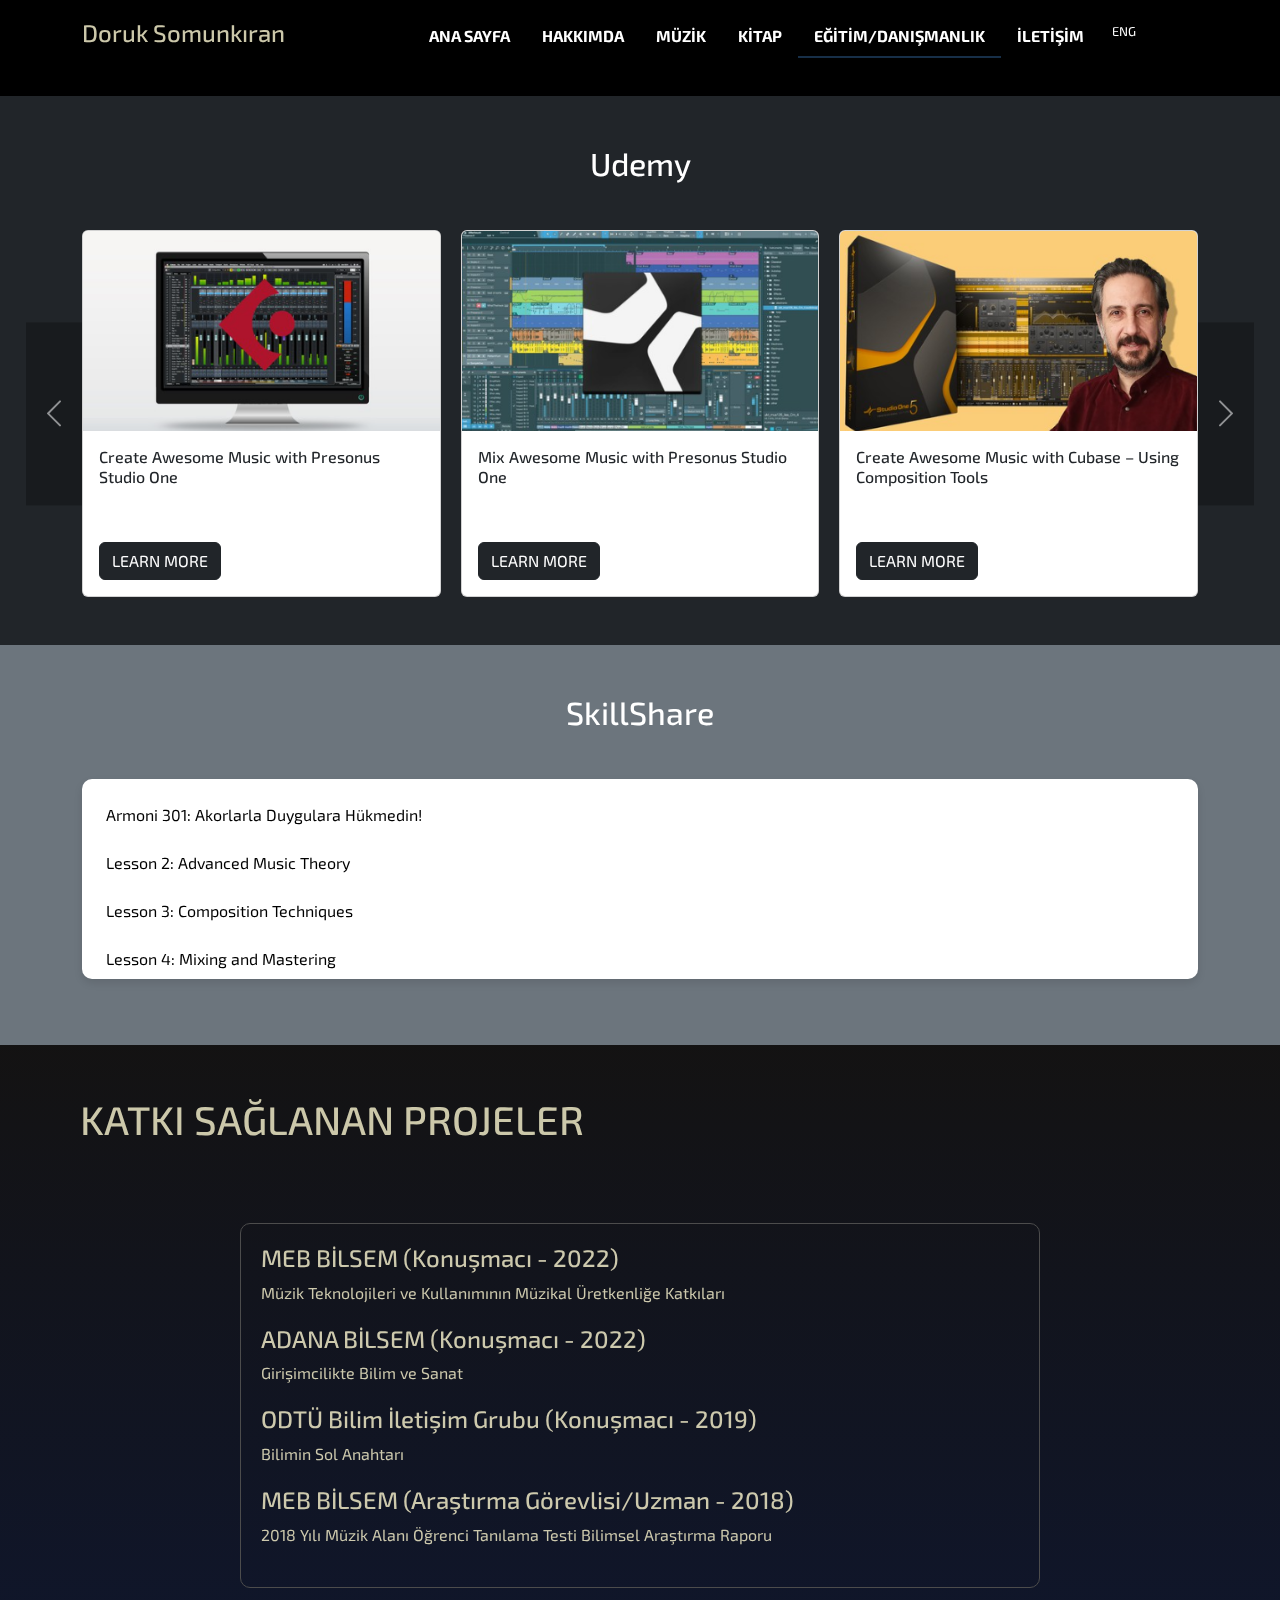
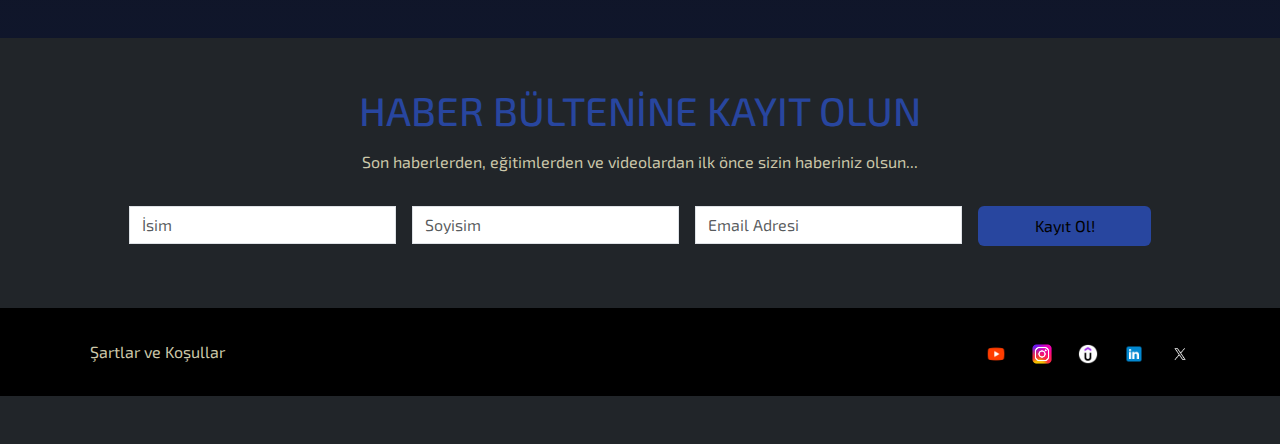
<file: store.html>
<!DOCTYPE html>
<html lang="en">
<head>
    <meta charset="UTF-8">
    <meta name="viewport" content="width=device-width, initial-scale=1.0">
    <title>Eğitim/Danışmanlık - Doruk Somunkıran</title>
    <link href="https://cdn.jsdelivr.net/npm/bootstrap@5.3.0/dist/css/bootstrap.min.css" rel="stylesheet">
    <link href="https://fonts.googleapis.com/css2?family=Exo+2:wght@400;700&display=swap" rel="stylesheet">
    <link href="https://fonts.googleapis.com/css2?family=Montserrat:wght@400;700&family=Playfair+Display:wght@400;700&display=swap" rel="stylesheet">
    <link rel="stylesheet" href="styles5.css">
</head>
<body>
    <header id="main-header" class="py-3 fixed-top transparent">
        <div class="container d-flex justify-content-between align-items-center">
            <a href="/" class="navbar-brand">
                <h4>Doruk Somunkıran</h4>
            </a>
            <button class="navbar-toggler d-lg-none" type="button" aria-controls="navbarNav" aria-expanded="false" aria-label="Toggle navigation">
                <span class="navbar-toggler-icon"></span>
            </button>
            <nav class="navbar-collapse" id="navbarNav">
                <ul class="nav">
                    <li class="nav-item"><a class="nav-link" href="/" data-lang="ANA SAYFA">ANA SAYFA</a></li>
                    <li class="nav-item"><a class="nav-link" href="about.html" data-lang="HAKKIMDA">HAKKIMDA</a></li>
                    <li class="nav-item"><a class="nav-link" href="music.html" data-lang="MÜZİK">MÜZİK</a></li>
                    <li class="nav-item"><a class="nav-link" href="book.html" data-lang="KİTAP">KİTAP</a></li>
                    <li class="nav-item"><a class="nav-link active" href="store.html" data-lang="EĞİTİM/DANIŞMANLIK">EĞİTİM/DANIŞMANLIK</a></li>
                    <li class="nav-item"><a class="nav-link" href="contact.html" data-lang="İLETİŞİM">İLETİŞİM</a></li>
                    <li class="nav-item"><button id="lang-toggle" class="btn">ENG</button></li>
                </ul>
            </nav>
        </div>
    </header>

    <section class="education-section py-5">
        <div class="container">
        </div>
    </section>

    <section class="udemy-section py-5 bg-dark">
        <div class="container">
            <h2 class="text-center" data-lang="Udemy">Udemy</h2>
            <div id="udemyCarousel" class="carousel slide" data-bs-ride="carousel">
                <div class="carousel-inner">
                    <!-- Udemy Kartları -->
                    <div class="carousel-item active">
                        <div class="udemy-cards">
                            <div class="card h-100">
                                <img src="udemy1.png" class="card-img-top" alt="Udemy 1">
                                <div class="card-body">
                                    <h5 class="card-title">Create Awesome Music with Presonus Studio One</h5>
                                    <a href="#" class="btn btn-dark">LEARN MORE</a>
                                </div>
                            </div>
                            <div class="card h-100">
                                <img src="udemy2.png" class="card-img-top" alt="Udemy 2">
                                <div class="card-body">
                                    <h5 class="card-title">Mix Awesome Music with Presonus Studio One</h5>
                                    <a href="#" class="btn btn-dark">LEARN MORE</a>
                                </div>
                            </div>
                            <div class="card h-100">
                                <img src="udemy3.png" class="card-img-top" alt="Udemy 3">
                                <div class="card-body">
                                    <h5 class="card-title">Create Awesome Music with Cubase – Using Composition Tools</h5>
                                    <a href="#" class="btn btn-dark">LEARN MORE</a>
                                </div>
                            </div>
                        </div>
                    </div>
                    <!-- Diğer Kartlar -->
                    <div class="carousel-item">
                        <div class="udemy-cards">
                            <div class="card h-100">
                                <img src="udemy4.png" class="card-img-top" alt="Udemy 4">
                                <div class="card-body">
                                    <h5 class="card-title">Mix Awesome Music with Cubase</h5>
                                    <a href="#" class="btn btn-dark">LEARN MORE</a>
                                </div>
                            </div>
                            <div class="card h-100">
                                <img src="udemy3.png" class="card-img-top" alt="Udemy 3">
                                <div class="card-body">
                                    <h5 class="card-title">Create Awesome Music with Cubase – Using Composition Tools</h5>
                                    <a href="#" class="btn btn-dark">LEARN MORE</a>
                                </div>
                            </div>
                            <div class="card h-100">
                                <img src="udemy2.png" class="card-img-top" alt="Udemy 2">
                                <div class="card-body">
                                    <h5 class="card-title">Mix Awesome Music with Presonus Studio One</h5>
                                    <a href="#" class="btn btn-dark">LEARN MORE</a>
                                </div>
                            </div>
                            <!-- Diğer kartlar burada devam edebilir -->
                        </div>
                    </div>
                </div>
                <a class="carousel-control-prev custom-carousel-control" href="#udemyCarousel" role="button" data-bs-slide="prev">
                    <span class="carousel-control-prev-icon" aria-hidden="true"></span>
                    <span class="visually-hidden">Previous</span>
                </a>
                <a class="carousel-control-next custom-carousel-control" href="#udemyCarousel" role="button" data-bs-slide="next">
                    <span class="carousel-control-next-icon" aria-hidden="true"></span>
                    <span class="visually-hidden">Next</span>
                </a>
            </div>
        </div>
    </section>
    
    
    <section class="skillshare-section py-5 bg-secondary">
        <div class="container">
            <h2 class="text-center">SkillShare</h2>
            <div class="skillshare-content">
                <ul class="lesson-list">
                    <li><a href="https://superpeer.com/doruksomunkiran/collection/armoni-301-akorlarla-duygulara-hukmedin" target="_blank">Armoni 301: Akorlarla Duygulara Hükmedin!</a></li>
                    <li><a href="https://www.superpeer.com/doruk-somunkiran/lesson2" target="_blank">Lesson 2: Advanced Music Theory</a></li>
                    <li><a href="https://www.superpeer.com/doruk-somunkiran/lesson3" target="_blank">Lesson 3: Composition Techniques</a></li>
                    <li><a href="https://www.superpeer.com/doruk-somunkiran/lesson4" target="_blank">Lesson 4: Mixing and Mastering</a></li>
                    <li><a href="https://www.superpeer.com/doruk-somunkiran/lesson5" target="_blank">Lesson 5: Music Production</a></li>
                    <!-- Daha fazla ders eklemek için -->
                    <li><a href="https://www.superpeer.com/doruk-somunkiran/lesson6" target="_blank">Lesson 6: Music Business</a></li>
                    <li><a href="https://www.superpeer.com/doruk-somunkiran/lesson7" target="_blank">Lesson 7: Sound Design</a></li>
                    <li><a href="https://www.superpeer.com/doruk-somunkiran/lesson8" target="_blank">Lesson 8: Recording Techniques</a></li>
                    <li><a href="https://www.superpeer.com/doruk-somunkiran/lesson9" target="_blank">Lesson 9: Live Performance</a></li>
                    <li><a href="https://www.superpeer.com/doruk-somunkiran/lesson10" target="_blank">Lesson 10: Portfolio Development</a></li>
                </ul>
            </div>
        </div>
    </section>
    

    <section class="projects-section">
        <h1 data-lang="KATKI SAĞLANAN PROJELER">KATKI SAĞLANAN PROJELER</h1>
        <div class="container">
            <div class="project">
                <h3>MEB BİLSEM (Konuşmacı - 2022)</h3>
                <p>Müzik Teknolojileri ve Kullanımının Müzikal Üretkenliğe Katkıları</p>
            </div>
            <div class="project">
                <h3>ADANA BİLSEM (Konuşmacı - 2022)</h3>
                <p>Girişimcilikte Bilim ve Sanat</p>
            </div>
            <div class="project">
                <h3>ODTÜ Bilim İletişim Grubu (Konuşmacı - 2019)</h3>
                <p>Bilimin Sol Anahtarı</p>
            </div>
            <div class="project">
                <h3>MEB BİLSEM (Araştırma Görevlisi/Uzman - 2018)</h3>
                <p>2018 Yılı Müzik Alanı Öğrenci Tanılama Testi Bilimsel Araştırma Raporu</p>
            </div>
        </div>
    </section>

    <footer class="newsletter text-center py-5 bg-dark text-white">
        <div class="container">
            <h2 data-lang="tr">HABER BÜLTENİNE KAYIT OLUN</h2>
            <p data-lang="tr">Son haberlerden, eğitimlerden ve videolardan ilk önce sizin haberiniz olsun...</p>
            <form class="row g-3 justify-content-center">
                <div class="col-md-3">
                    <input type="text" class="form-control" data-placeholder-tr="İsim" data-placeholder-en="Name" placeholder="İsim">
                </div>
                <div class="col-md-3">
                    <input type="text" class="form-control" data-placeholder-tr="Soyisim" data-placeholder-en="Surname" placeholder="Soyisim">
                </div>
                <div class="col-md-3">
                    <input type="email" class="form-control" data-placeholder-tr="Email Adresi" data-placeholder-en="Email Address" placeholder="Email Adresi">
                </div>
                <div class="col-md-2">
                    <button class="btn w-100" data-lang="tr">Kayıt Ol!</button>
                </div>
            </form>
        </div>
        <div class="footer-bottom mt-5">
            <div class="container d-flex justify-content-between align-items-center">
                <a href="#" class="text" data-lang="tr">Şartlar ve Koşullar</a>
                <div class="socials">
                    <a href="https://www.youtube.com/c/DorukSomunkiran" class="text"><img src="youtube_icon.png" alt="YouTube"></a>
                    <a href="https://www.instagram.com/doruk.somunkiran/" class="text"><img src="instagram_icon.png" alt="Instagram"></a>
                    <a href="https://www.udemy.com/user/doruk-somunkiran/" class="text"><img src="udemy.png" alt="Udemy"></a>
                    <a href="https://www.linkedin.com/in/doruk-somunkiran/?originalSubdomain=tr" class="text"><img src="linkedin_icon.png" alt="LinkedIn"></a>
                    <a href="https://twitter.com/DorukSomunkiran" class="text"><img src="twitter_icon.jpg" alt="Twitter"></a>
                </div>
            </div>
        </div>
        
    </footer>

    <script src="https://cdn.jsdelivr.net/npm/bootstrap@5.3.0/dist/js/bootstrap.bundle.min.js"></script>
    <script src="script5.js"></script>
</body>
</html>




<script>
    document.addEventListener("DOMContentLoaded", function() {
        const header = document.getElementById("main-header");
    
        function checkScroll() {
            if (window.scrollY === 0) {
                header.classList.add("transparent");
                header.classList.remove("solid");
            } else {
                header.classList.remove("transparent");
                header.classList.add("solid");
            }
        }
    
        window.addEventListener("scroll", checkScroll);
    
        // Sayfa yüklendiğinde scroll konumunu kontrol et
        checkScroll();
    });
    </script>
</file>
<file: styles.css>
body {
    margin: 0;
    padding: 0;
    box-sizing: border-box;
    background: url('main_header.png') no-repeat center center/cover;
    background-size: cover;
    background-attachment: fixed;
    color: #000;
    font-family: 'Exo 2', sans-serif;
}

header {
    position: sticky;
    top: 0;
    width: 100%;
    background-color: #272728ac;
    transition: background-color 0.3s;
    font-family: 'Exo 2', sans-serif;
    z-index: 1000;
    padding: 15px;
}

header.scrolled {
    background-color: #000;
}

header .container {
    display: flex;
    justify-content: space-between;
    align-items: center;
    padding: 15px 25px;
}

header .logo {
    font-size: 18px;
    color: #ffffff;
    margin-right: 5rem;
    margin-left: 2rem;
}

header nav ul {
    list-style: none;
    display: flex;
    margin: 0;
    padding: 0;
    margin-right: 3rem;
}

header nav ul li {
    margin-left: 2rem;
}

header nav ul li a {
    text-decoration: none;
    color: #ffffff; /* Beyaz renk */
    font-size: 14px; /* Daha küçük yazı tipi boyutu */
    transition: color 0.3s;
}

header nav ul li a:hover {
    color: #dcdcdc; /* Üzerine gelindiğinde rengin koyulaşması */
}

header.scrolled .logo,
header.scrolled nav ul li a {
    color: #fff;
}

.lang-toggle {
    font-size: 12px; /* Yazı tipi boyutunu ayarlayın */
    padding: 5px 10px; /* İçerik dolgusu */
    margin-left: 3rem; /* Kenar boşluğu */
    align-self: center; /* Header yüksekliğinin ortasında hizalama */
}

.hero {
    height: 90vh;
    display: flex;
    align-items: center;
    justify-content: center;
    text-align: center;
    color: #ffffff;
    position: relative;
}

.hero .container {
    max-width: 800px;
    position: absolute;
    top: 50%;
    left: 50%;
    transform: translate(-50%, -50%);
}

.hero .main-heading {
    font-size: 66px;
    margin-top: 13rem;
    font-weight: bold;
    color: #000;
    font-family: 'Exo 2', sans-serif;
}

.hero .sub-heading {
    font-size: 24px;
    margin-bottom: 20px;
    color: #000;
}

.genres {
    background: black;
    clip-path: ellipse(75% 50% at 50% 0), ellipse(75% 50% at 50% 100%);
    padding: 10rem 0; /* Daha büyük padding */
    height: 60vh;
}

.genres .container h2 {
    color: white;
}

.videos {
    background: linear-gradient(180deg, rgba(15, 15, 15, 0.5), rgba(7, 22, 64, 0.5));
    clip-path: ellipse(75% 50% at 50% 0), ellipse(75% 50% at 50% 100%);
    padding: 10rem 0; /* Daha büyük padding */
    height: 60vh;
}

.genres h2, .videos h2 {
    font-size: 3rem; /* Daha büyük font boyutu */
}

.book {
    background: #171c25; /* Antrasit arka plan rengi */
    color: white;
    display: flex;
    align-items: center;
    justify-content: center;
    padding: 2rem;
    height: 60vh;
    text-align: left; /* Sol hizalama */
}

.book img {
    max-width: 30%; /* Görselin genişliğini ayarlayın */
    margin-left: 10rem; /* Görselin sağ tarafına boşluk ekleyin */
}

.book-content {
    max-width: 40%; /* İçerik genişliğini ayarlayın */
    margin-left: 5rem;
    color:#CCC8AA;
}

.book h2 {
    margin-bottom: 1rem;
    margin-left: 5rem;
}

.book a.btn {
    display: inline-block;
    margin-top: 1rem;
    padding: 10px 20px; /* Butonun boyutlarını ayarlayın */
    background-color: #708585; /* Buton rengi */
    color: #2F2F2F;
    text-decoration: none;
    border-radius: 5px;
    transition: background-color 0.3s, color 0.3s;
    text-align: center;
}

.book a.btn:hover {
    background-color: #0b4178; /* Buton üstüne gelince değişen renk */
    color: #ffffff; /* Buton üstüne gelince değişen yazı rengi */
}

.book-content {
    display: flex;
    flex-direction: column;
    align-items: flex-start; /* İçeriği sola hizala */
}

.book-content .btn {
    align-self: center; /* Butonu ortala */
}

.education-consulting {
    background: linear-gradient(180deg, rgba(15, 15, 15, 0.5), rgba(7, 22, 64, 0.5));
    color: #CCC8AA;
    padding: 2rem 0;
}

.education-consulting h2 {
    font-size: 2.5rem; /* Başlık boyutunu ayarlayın */
    margin-bottom: 2rem;
}

.platforms {
    display: flex;
    justify-content: space-between; /* Linkleri genişletmek için */
    gap: 2rem;
    margin-bottom: 2rem;
}

.platform {
    flex: 1;
    text-align: center;
    background-color: #fff; /* Arka plan rengi */
    padding: 1rem; /* İçerik dolgusu */
    border-radius: 10px; /* Kenar yuvarlama */
    box-shadow: 0 0 10px rgba(0,0,0,0.1); /* Hafif gölge */
    display: flex;
    flex-direction: column;
    align-items: center;
    height: 400px; /* Sabit yükseklik */
}

.platform-header {
    display: flex;
    align-items: center;
    justify-content: center;
    gap: 1rem;
    margin-bottom: 1rem;
}

.platform-link {
    font-size: 2rem; /* Link yazı boyutunu ayarlayın */
    text-decoration: none;
}

.platform-link.udemy {
    color: #A435F0; /* Udemy rengi */
}

.platform-link.skillshare {
    color: #000000; /* Skillshare rengi */
}

.platform-link.youtube {
    color: #B2071D; /* YouTube rengi */
}

.platform-link:hover {
    color: #28469f; /* Link üzerine gelince renk değişimi */
}

.platform-logo {
    width: 40px; /* Logoların genişliğini ayarlayın */
    height: 40px; /* Logoların yüksekliğini ayarlayın */
}

.slideshow-container {
    position: relative;
    width: 100%; /* Slideshow genişliği */
    margin: auto;
    flex-grow: 1;
    display: flex;
    align-items: center;
    justify-content: center;
}

.mySlides {
    display: none;
    text-align: center;
}

.platform-image {
    width: 100%; /* Sabit genişlik */
    height: 200px; /* Sabit yükseklik */
    object-fit: cover; /* Görsellerin boyutuna göre kesme */
    border: 1px solid #CCC8AA; /* Görsel kenarlık */
    border-radius: 10px; /* Kenarlık yuvarlama */
    transition: filter 0.3s;
    margin: 0 auto;
}

/* Udemy bölümündeki görseller için efekt */
.udemy-slide .platform-image {
    filter: grayscale(100%);
}

/* Skillshare bölümündeki görseller için siyah beyaz efekt */
.skillshare-slide .platform-image {
    filter: grayscale(100%);
}

/* YouTube bölümündeki görseller için efekt */
.youtube-slide .platform-image {
    filter: grayscale(100%);
}

.text {
    display: block;
    margin-top: 0.5rem; /* Üst boşluk */
    color: #333; /* Metin rengi */
    font-size: 1rem; /* Metin boyutu */
    text-align: center; /* Metin hizalaması */
    overflow: hidden; /* Taşan metni gizler */
    text-overflow: ellipsis; /* Taşan metin için kesme efekti */
    max-width: 100%; /* Maksimum genişlik */
    height: 3rem; /* Sabit yükseklik */
    line-height: 1.5rem; /* Satır yüksekliği */
}

.prev, .next {
    cursor: pointer;
    position: absolute;
    top: 50%;
    width: auto;
    padding: 16px;
    color: white;
    font-weight: bold;
    font-size: 18px;
    transition: 0.6s ease;
    user-select: none;
    transform: translateY(-50%);
}

.prev {
    left: 0;
    border-radius: 0 3px 3px 0;
}

.next {
    right: 0;
    border-radius: 3px 0 0 3px;
}

.prev:hover, .next:hover {
    background-color: rgba(0, 0, 0, 0.8);
}

.btn {
    display: inline-block;
    margin-top: 1rem;
    padding: 10px 20px; /* Butonun boyutlarını ayarlayın */
    background-color: #708585; /* Buton rengi */
    color: #2F2F2F;
    text-decoration: none;
    border-radius: 5px;
    transition: background-color 0.3s, color 0.3s;
    text-align: center;
}

.btn:hover {
    background-color: #0b4178; /* Buton üstüne gelince değişen renk */
    color: #ffffff; /* Buton üstüne gelince değişen yazı rengi */
}

@media (max-width: 992px) {
    .hero .main-heading {
        font-size: 48px;
    }

    .hero .sub-heading {
        font-size: 20px;
    }

    .book img {
        max-width: 40%;
        margin-left: 5rem;
    }

    .book-content {
        max-width: 50%;
        margin-left: 3rem;
    }

    .education-consulting {
        height: auto;
    }

    .platforms {
        flex-direction: column;
    }

    .platform {
        margin-bottom: 2rem;
    }
}

@media (max-width: 768px) {
    header {
        width: 100%;
    }

    header .container {
        flex-direction: row;
        justify-content: space-between;
        padding: 15px;
        bottom: 0;
    }

    header .logo {
        margin-right: 0;
        margin-bottom: 0;
    }

    header nav ul {
        flex-direction: row;
        align-items: center;
        margin-right: 0;
    }

    header nav ul li {
        margin-left: 5px;
        margin-bottom: 0;
    }

    header nav ul li a {
        font-size: 12px;
    }

    .hero .main-heading {
        font-size: 36px;
    }

    .hero .sub-heading {
        font-size: 18px;
    }

    .book {
        flex-direction: column;
        align-items: center;
        text-align: center;
    }

    .book img {
        max-width: 80%;
        margin-left: 0;
        margin-bottom: 2rem;
    }

    .book-content {
        max-width: 100%;
        margin-left: 0;
    }

    .education-consulting {
        height: auto;
    }

    .platforms {
        flex-direction: column;
    }

    .platform {
        margin-bottom: 2rem;
    }
}

@media (max-width: 576px) {
    header {
        width: 100%;
    }

    header .container {
        flex-direction: row;
        justify-content: space-between;
        bottom: 0;
        padding: 20px;
    }

    header .logo {
        margin-right: 0;
        margin-bottom: 0;
    }

    header nav ul {
        flex-direction: row;
        align-items: center;
        margin-right: 0;
    }

    header nav ul li {
        margin-left: 3px;
        margin-bottom: 0;
    }

    header nav ul li a {
        font-size: 10px;
    }

    .hero .main-heading {
        font-size: 28px;
    }

    .hero .sub-heading {
        font-size: 16px;
    }

    .book {
        flex-direction: column;
        align-items: center;
        text-align: center;
    }

    .book img {
        max-width: 50%;
        margin-left: 0;
        margin-bottom: 2rem;
    }

    .book-content {
        max-width: 100%;
        margin-left: 0;
    }

    .education-consulting {
        background: linear-gradient(180deg, rgba(15, 15, 15, 0.5), rgba(7, 22, 64, 0.5));
        color: #CCC8AA;
        padding: 2rem 0;
        height: auto;
        max-width: 100%;
    }
    
    .education-consulting h2 {
        font-size: 1rem; /* Başlık boyutunu ayarlayın */
        margin-bottom: 2rem;
    }

    .platforms {
        flex-direction: column;
    }

    .platform {
        margin-bottom: 2rem;
    }
}

/* Navbar mobile */
@media (max-width: 768px) {
    header {
        width: 100%;
    }

    header .container {
        flex-wrap: wrap;
    }

    header nav {
        display: none;
        width: 100%;
    }

    header nav ul {
        flex-direction: column;
        width: 100%;
        text-align: center;
    }

    header nav ul li {
        margin: 10px 0;
    }

    .navbar-toggler {
        display: inline-block;
        cursor: pointer;
        background-color: transparent;
        border: none;
        font-size: 1.25rem;
        color: #ffffff;
    }

    .navbar-toggler-icon {
        background-image: url("data:image/svg+xml,%3Csvg xmlns='http://www.w3.org/2000/svg' viewBox='0 0 30 30'%3E%3Cpath stroke='rgba%2878, 82, 83, 0.5%29' stroke-width='2' linecap='round' linejoin='round' d='M4 7h22M4 15h22M4 23h22'/%3E%3C/svg%3E");
    }

    .show {
        display: block;
    }
}

/* Footer stilleri */
.newsletter {
    background: #000000; /* Arka plan rengi */
    color: white;
    position: relative;
    z-index: 1;
}

.newsletter h2 {
    font-size: 2.5rem; /* Başlık boyutunu ayarlayın */
    margin-bottom: 1rem;
    color:#28469f;
}

.newsletter p {
    font-size: 1rem; /* Açıklama yazısı boyutunu ayarlayın */
    margin-bottom: 2rem;
    color:#CCC8AA;
}

.newsletter form .form-control {
    height: 100%; /* Yüksekliği sabitleyin */
    border-radius: 0; /* Kenar yuvarlama */
}

.newsletter form .btn {
    background-color: #28469f;
    color: black;
    border: none;
    font-size: 1rem;
    height: 100%; /* Yüksekliği sabitleyin */
    display: flex; /* Flex kutu modeli */
    align-items: center; /* Ortala */
    justify-content: center; /* İçeriği yatay olarak ortala */
    margin-top: 0; /* Üst boşluğu kaldır */
}

.newsletter form .row {
    align-items: center; /* Tüm form elemanlarını ortala */
}

.newsletter form .btn:hover {
    background-color: #1a1a41;
}

footer {
    background-color: #000; /* Siyah */
    color:#CCC8AA;
    padding: 3rem 0;
    text-align: center;
}

footer a {
    color:#CCC8AA;
    text-decoration: none;
    transition: color 0.3s;
}

footer a:hover {
    color: #1E90FF; /* Mavi */
}

.footer-bottom {
    background: #000000;
    padding: 2rem 0;
    width: 100%;
    text-align: center;
    position: relative;
    z-index: 0;
}

.footer-bottom .container {
    display: flex;
    justify-content: space-between;
    align-items: center;
    flex-wrap: wrap;
}

.footer-bottom a {
    color:#CCC8AA;
    text-decoration: none;
    font-size: 1rem;
    margin: 0 0.5rem;
}

.footer-bottom a:hover {
    color:#CCC8AA;
}

.footer-bottom .socials {
    display: flex;
    justify-content: center; /* Ortaya hizalamak için */
    gap: 10px; /* İkonlar arasına boşluk eklemek için */
}

.footer-bottom .socials img {
    display: inline-block;
    vertical-align: middle;
    width: 20px; /* Tüm ikonların aynı boyutta olması için genişliği belirleyin */
    height: 20px; /* Tüm ikonların aynı boyutta olması için yüksekliği belirleyin */
    filter: none !important; /* Brightness ve invert filtrelerini tamamen kaldırın */
    transition: none; /* Geçiş efektlerini kaldırın */
    opacity: 1 !important; /* Görünürlüğü tam yapın */
}

.footer-bottom .socials img:hover {
    filter: none !important; /* Hover durumunda da herhangi bir filtre uygulamayın */
    opacity: 1 !important; /* Hover durumunda görünürlüğü tam yapın */
}


/* Media Queries for Responsive Design */
@media (max-width: 992px) {
    .hero .main-heading {
        font-size: 48px;
    }

    .hero .sub-heading {
        font-size: 20px;
    }

    .book img {
        max-width: 40%;
        margin-left: 5rem;
    }

    .book-content {
        max-width: 50%;
        margin-left: 3rem;
    }

    .education-consulting {
        height: auto;
    }

    .platforms {
        flex-direction: column;
    }

    .platform {
        margin-bottom: 2rem;
    }
}

@media (max-width: 768px) {
    header {
        width: 100%;
    }

    header .container {
        flex-direction: row;
        justify-content: space-between;
        padding: 15px;
        bottom: 0;
    }

    header .logo {
        margin-right: 0;
        margin-bottom: 0;
    }

    header nav ul {
        flex-direction: row;
        align-items: center;
        margin-right: 0;
    }

    header nav ul li {
        margin-left: 5px;
        margin-bottom: 0;
    }

    header nav ul li a {
        font-size: 12px;
    }

    .hero .main-heading {
        font-size: 36px;
    }

    .hero .sub-heading {
        font-size: 18px;
    }

    .book {
        flex-direction: column;
        align-items: center;
        text-align: center;
    }

    .book img {
        max-width: 80%;
        margin-left: 0;
        margin-bottom: 2rem;
    }

    .book-content {
        max-width: 100%;
        margin-left: 0;
    }

    .education-consulting {
        height: auto;
    }

    .platforms {
        flex-direction: column;
    }

    .platform {
        margin-bottom: 2rem;
    }
}

@media (max-width: 576px) {
    header {
        width: 100%;
    }

    header .container {
        flex-direction: row;
        justify-content: space-between;
        bottom: 0;
        padding: 20px;
    }

    header .logo {
        margin-right: 0;
        margin-bottom: 0;
    }

    header nav ul {
        flex-direction: row;
        align-items: center;
        margin-right: 0;
    }

    header nav ul li {
        margin-left: 3px;
        margin-bottom: 0;
    }

    header nav ul li a {
        font-size: 10px;
    }

    .hero .main-heading {
        font-size: 28px;
    }

    .hero .sub-heading {
        font-size: 16px;
    }

    .book {
        flex-direction: column;
        align-items: center;
        text-align: center;
    }

    .book img {
        max-width: 50%;
        margin-left: 0;
        margin-bottom: 2rem;
    }

    .book-content {
        max-width: 100%;
        margin-left: 0;
    }

    .education-consulting {
        background: linear-gradient(180deg, rgba(15, 15, 15, 0.5), rgba(7, 22, 64, 0.5));
        color: #CCC8AA;
        padding: 2rem 0;
        height: auto;
        max-width: 100%;
    }
    
    .education-consulting h2 {
        font-size: 1rem; /* Başlık boyutunu ayarlayın */
        margin-bottom: 2rem;
    }

    .platforms {
        flex-direction: column;
    }

    .platform {
        margin-bottom: 2rem;
    }
}

/* Navbar mobile */
@media (max-width: 768px) {
    header {
        width: 100%;
    }

    header .container {
        flex-wrap: wrap;
    }

    header nav {
        display: none;
        width: 100%;
    }

    header nav ul {
        flex-direction: column;
        width: 100%;
        text-align: center;
    }

    header nav ul li {
        margin: 10px 0;
    }

    .navbar-toggler {
        display: inline-block;
        cursor: pointer;
        background-color: transparent;
        border: none;
        font-size: 1.25rem;
        color: #ffffff;
        border-color: white;
    }

    .navbar-toggler-icon {
        background-image: url("data:image/svg+xml,%3Csvg xmlns='http://www.w3.org/2000/svg' viewBox='0 0 30 30'%3E%3Cpath stroke='rgba%28255, 255, 255, 1%29' stroke-width='2' linecap='round' linejoin='round' d='M4 7h22M4 15h22M4 23h22'/%3E%3C/svg%3E"); /* Toggler ikon rengi beyaz yapar */
    }

    .show {
        display: block;
    }
}
</file>
<file: styles4.css>
body {
    font-family: 'Exo 2', sans-serif;
    margin: 0;
    padding: 0;
    background-color: #424141; /* Antrasit */
    color: #CCC8AA; /* Bej */
}

header {
    transition: background-color 0.5s ease, padding 0.5s ease;
    padding: 1em 0;
    width: 100%;
    position: fixed;
    top: 0;
    font-family: 'Exo 2', sans-serif;
    z-index: 1000;
}

.nav {
    margin-left: 8rem;
}

#lang-toggle {
    color: white;
    background-color: transparent;
    border: none;
    font-size: 0.8rem;
    cursor: pointer;
}

#main-header.transparent {
    background-color: rgba(0, 0, 0, 0.5);
}

#main-header.solid {
    background-color: #0C0C0C;
}

.nav-link {
    color: #fff; /* Beyaz */
    font-weight: normal;
    font-family: 'Exo 2', sans-serif;
    transition: color 0.3s;
}

.nav-link.active {
    border-bottom: 2px solid #172f48; /* Mavi */
}

.nav-link:hover {
    color: #1E90FF; /* Mavi */
    border-bottom: 2px solid #172f48;
    text-decoration: none;
}

.book-section {
    margin-top: 5rem;
    background-color: #424141; /* Antrasit */
    margin-bottom: 5rem;
}

.book-section img {
    margin-left: 8rem;
}

.book-section h1 {
    margin-left: 15rem;
    margin-bottom: 3rem;
}

.book-section p {
    margin-left: 15rem;
}

.book-section .btn {
    margin-left: 15rem;
    background-color: #1E90FF;
    margin-top: 2rem;
    display: block;
    text-align: center;
}

.reviews-section {
    background-color: #000; /* Siyah */
    text-align: center; /* Yorumların ortalanması için */
}

.reviews-section h1 {
    color: #ffffff; /* Beyaz */
    margin-top: 5rem;
    margin-bottom: 5rem;
}

.review {
    margin: 0 auto; /* Ortalamak için */
    margin-bottom: 5rem;
    width: 70%;
    text-align: left; /* Metinlerin sola hizalanması için */
}

.review p {
    line-height: 1.7; /* Satır aralığını artır */
    margin-bottom: 1.5rem; /* Paragraflar arası boşluğu artır */
}

.review-author {
    font-weight: bold;
    color: #ffffff; /* Beyaz */
    text-align: right; /* Yazarın sağa hizalanması için */
}

.btn-primary {
    background-color: #1E90FF;
    border: none;
    color: white;
    padding: 10px 20px;
    text-align: center;
    text-decoration: none;
    display: inline-block;
    font-size: 1rem;
    transition-duration: 0.4s;
    cursor: pointer;
    margin-bottom: 5rem;
}

.btn-primary:hover {
    background-color: #0056b3;
    color: white;
}

/* Footer stilleri */
.newsletter {
    position: relative;
    z-index: 1;
    padding-top: 3rem;
    border-top: 2px solid #323232; /* Kenarlık rengi ve kalınlığı */
}

.newsletter h2 {
    font-size: 2.5rem; /* Başlık boyutunu ayarlayın */
    margin-bottom: 1rem;
    color:#28469f;
}

.newsletter p {
    font-size: 1rem; /* Açıklama yazısı boyutunu ayarlayın */
    margin-bottom: 2rem;
    color:#CCC8AA;
}

.newsletter form .form-control {
    border-radius: 0;
    margin-bottom: 1rem;
}

.newsletter form .btn {
    background-color: #28469f;
    color: black;
    border: none;
    padding: 0.5rem 1rem;
    font-size: 1rem;
}

.newsletter form .btn:hover {
    background-color: #1a1a41;
}

footer {
    background-color: #000; /* Siyah */
    color:#CCC8AA;
    padding: 3rem 0;
    text-align: center;
}

footer a {
    color:#CCC8AA;
    text-decoration: none;
    transition: color 0.3s;
}

footer a:hover {
    color: #1E90FF; /* Mavi */
}

.footer-bottom {
    background: #000000;
    padding: 2rem 0;
    width: 100%;
    text-align: center;
    position: relative;
    z-index: 0;
}

.footer-bottom .container {
    display: flex;
    justify-content: space-between;
    align-items: center;
    flex-wrap: wrap;
}

.footer-bottom a {
    color:#CCC8AA;
    text-decoration: none;
    font-size: 1rem;
    margin: 0 0.5rem;
}

.footer-bottom a:hover {
    color:#CCC8AA;
}

.footer-bottom .socials {
    display: flex;
    justify-content: center; /* Ortaya hizalamak için */
    gap: 10px; /* İkonlar arasına boşluk eklemek için */
}

.footer-bottom .socials img {
    display: inline-block;
    vertical-align: middle;
    width: 20px; /* Tüm ikonların aynı boyutta olması için genişliği belirleyin */
    height: 20px; /* Tüm ikonların aynı boyutta olması için yüksekliği belirleyin */
    filter: none !important; /* Brightness ve invert filtrelerini tamamen kaldırın */
    transition: none; /* Geçiş efektlerini kaldırın */
    opacity: 1 !important; /* Görünürlüğü tam yapın */
}

.footer-bottom .socials img:hover {
    filter: none !important; /* Hover durumunda da herhangi bir filtre uygulamayın */
    opacity: 1 !important; /* Hover durumunda görünürlüğü tam yapın */
}

/* Responsive Tasarım */
@media (max-width: 992px) {
    .navbar-toggler {
        display: inline-block;
        cursor: pointer;
        background-color: transparent;
        border: none;
        font-size: 1.25rem;
        color: #ffffff;
        position: absolute;
        top: 15px; /* Toggler butonunun yerini sabitle */
        right: 15px; /* Sağ kenardan uzaklık */
    }

    .navbar-toggler-icon {
        background-image: url("data:image/svg+xml,%3Csvg xmlns='http://www.w3.org/2000/svg' viewBox='0 0 30 30'%3E%3Cpath stroke='rgba%28255, 255, 255, 1%29' stroke-width='2' linecap='round' linejoin='round' d='M4 7h22M4 15h22M4 23h22'/%3E%3C/svg%3E"); /* Toggler ikon rengi beyaz yapar */
    }

    .navbar-collapse {
        display: none;
        position: absolute;
        top: 50px; /* Menü yazılarının toggler butonunun altında açılmasını sağla */
        width: 100%; /* Genişliği tam genişlik yap */
        background-color: #0C0C0C; /* Arka plan rengi */
    }

    .navbar-collapse.show {
        display: block;
    }

    .nav {
        flex-direction: column;
        text-align: center;
    }

    .nav-item {
        margin: 0.5rem 0;
    }
}

@media (max-width: 768px) {
    .book-section {
        margin-top: 5rem;
        padding-top: 5rem;
    }

    .book-section img {
        margin: 0 auto;
    }

    .book-section .btn {
        margin-left: auto;
        margin-right: auto;
    }

    .book-section h1,
    .book-section p,
    .book-section .btn {
        margin-left: 0;
        text-align: center;
    }

    .reviews-section .review {
        width: 90%;
    }
}

@media (max-width: 576px) {
    .book-section {
        padding-top: 4rem;
    }

    .book-section h1 {
        font-size: 1.5rem;
    }

    .reviews-section .review {
        width: 95%;
    }
}
</file>
<file: styles6.css>
body {
    font-family: 'Exo 2', sans-serif;
    margin: 0;
    padding: 0;
    background-color: #191717; /* Antrasit */
    color: #CCC8AA; /* Bej */
}

header {
    transition: background-color 0.5s ease, padding 0.5s ease;
    padding: 1em 0;
    width: 100%;
    position: fixed;
    top: 0;
    z-index: 1000;
}

.nav {
    margin-left: 8rem;
}

#lang-toggle {
    color: white;
    background-color: transparent;
    border: none;
    font-size: 0.8rem;
    cursor: pointer;
}

#main-header.transparent {
    background-color: rgba(0, 0, 0, 0.5);
}

#main-header.solid {
    background-color: #0C0C0C;
}

.nav-link {
    color: #fff; /* Beyaz */
    font-weight: bold;
    font-family: 'Exo 2', sans-serif;
    transition: color 0.3s;
}

.nav-link.active {
    border-bottom: 2px solid #172f48; /* Mavi */
}

.nav-link:hover {
    color: #1E90FF; /* Mavi */
    border-bottom: 2px solid #172f48;
    text-decoration: none;
}

.contact-section {
    background-color: #464d57; /* Mavi */
    padding-top: 8rem; /* Header'a göre içerik aşağıda başlasın */
}

/* Footer stilleri */
.newsletter {
    background: #000000; /* Arka plan rengi */
    color: white;
    position: relative;
    z-index: 1;
}

.newsletter h2 {
    font-size: 2.5rem; /* Başlık boyutunu ayarlayın */
    margin-bottom: 1rem;
    color:#28469f;
}

.newsletter p {
    font-size: 1rem; /* Açıklama yazısı boyutunu ayarlayın */
    margin-bottom: 2rem;
    color:#CCC8AA;
}

.newsletter form .form-control {
    border-radius: 0;
    margin-bottom: 1rem;
}

.newsletter form .btn {
    background-color: #28469f;
    color: black;
    border: none;
    padding: 0.5rem 1rem;
    font-size: 1rem;
}

.newsletter form .btn:hover {
    background-color: #1a1a41;
}

footer {
    background-color: #000; /* Siyah */
    color:#CCC8AA;
    padding: 3rem 0;
    text-align: center;
}

footer a {
    color:#CCC8AA;
    text-decoration: none;
    transition: color 0.3s;
}

footer a:hover {
    color: #1E90FF; /* Mavi */
}

.footer-bottom {
    background: #000000;
    padding: 2rem 0;
    width: 100%;
    text-align: center;
    position: relative;
    z-index: 0;
}

.footer-bottom .container {
    display: flex;
    justify-content: space-between;
    align-items: center;
    flex-wrap: wrap;
}

.footer-bottom a {
    color:#CCC8AA;
    text-decoration: none;
    font-size: 1rem;
    margin: 0 0.5rem;
}

.footer-bottom a:hover {
    color:#CCC8AA;
}

.footer-bottom .socials {
    display: flex;
    justify-content: center; /* Ortaya hizalamak için */
    gap: 10px; /* İkonlar arasına boşluk eklemek için */
}

.footer-bottom .socials img {
    display: inline-block;
    vertical-align: middle;
    width: 20px; /* Tüm ikonların aynı boyutta olması için genişliği belirleyin */
    height: 20px; /* Tüm ikonların aynı boyutta olması için yüksekliği belirleyin */
    filter: none !important; /* Brightness ve invert filtrelerini tamamen kaldırın */
    transition: none; /* Geçiş efektlerini kaldırın */
    opacity: 1 !important; /* Görünürlüğü tam yapın */
}

.footer-bottom .socials img:hover {
    filter: none !important; /* Hover durumunda da herhangi bir filtre uygulamayın */
    opacity: 1 !important; /* Hover durumunda görünürlüğü tam yapın */
}

/* Responsive Tasarım */
@media (max-width: 992px) {
    .navbar-toggler {
        display: inline-block;
        cursor: pointer;
        background-color: transparent;
        border: none;
        font-size: 1.25rem;
        color: #ffffff;
        position: absolute;
        top: 15px; /* Toggler butonunun yerini sabitle */
        right: 15px; /* Sağ kenardan uzaklık */
    }

    .navbar-toggler-icon {
        background-image: url("data:image/svg+xml,%3Csvg xmlns='http://www.w3.org/2000/svg' viewBox='0 0 30 30'%3E%3Cpath stroke='rgba%28255, 255, 255, 1%29' stroke-width='2' linecap='round' linejoin='round' d='M4 7h22M4 15h22M4 23h22'/%3E%3C/svg%3E"); /* Toggler ikon rengi beyaz yapar */
    }

    .navbar-collapse {
        display: none;
        position: absolute;
        top: 50px; /* Menü yazılarının toggler butonunun altında açılmasını sağla */
        width: 100%; /* Genişliği tam genişlik yap */
        background-color: #0C0C0C; /* Arka plan rengi */
    }

    .navbar-collapse.show {
        display: block;
    }

    .nav {
        flex-direction: column;
        text-align: center;
    }

    .nav-item {
        margin: 0.5rem 0;
    }
}

@media (max-width: 768px) {
    .contact-section h1, .contact-section p, .contact-section .btn {
        text-align: center;
        margin-left: 0;
    }
}
</file>
<file: styles5.css>
body {
    font-family: 'Exo 2', sans-serif;
    margin: 0;
    padding: 0;
    background-color: #191717; /* Antrasit */
    color: #CCC8AA; /* Bej */
}

header {
    transition: background-color 0.5s ease, padding 0.5s ease;
    font-family: 'Exo 2', sans-serif;
    padding: 1em 0;
    width: 100%;
    position: fixed;
    top: 0;
    z-index: 1000;
}

.nav {
    margin-left: 8rem;
}

#lang-toggle {
    color: white;
    background-color: transparent;
    border: none;
    font-size: 0.8rem;
    cursor: pointer;
}

#main-header.transparent {
    background-color: rgba(0, 0, 0, 0.5);
}

#main-header.solid {
    background-color: #000000;
}

.nav-link {
    color: #fff; /* Beyaz */
    font-weight: bold;
    font-family: 'Exo 2', sans-serif;
    transition: color 0.3s;
}

.nav-link.active {
    border-bottom: 2px solid #172f48; /* Mavi */
}

.nav-link:hover {
    color: #1E90FF; /* Mavi */
    border-bottom: 2px solid #172f48;
    text-decoration: none;
}

.education-section {
    background-color: #000000; /* Antrasit */
    padding-top: 8rem; /* Header'a göre içerik aşağıda başlasın */
}

/* Udemy section */
.udemy-section {
    background-color: #424141; /* Antrasit */
    padding-top: 5rem;
    padding-bottom: 5rem;
}

.udemy-section h2 {
    color: #ffffff; /* Beyaz */
    text-align: center;
    margin-bottom: 3rem;
}

.udemy-cards {
    display: grid;
    grid-template-columns: repeat(auto-fit, minmax(250px, 1fr));
    gap: 20px;
}

.card {
    transition: transform 0.2s, box-shadow 0.2s;
    display: flex;
    flex-direction: column;
    height: 100%;
}

.card:hover {
    transform: scale(1.05);
    box-shadow: 0 4px 8px rgba(0, 0, 0, 0.2);
}

.card-img-top {
    width: 100%;
    height: 200px; /* Sabit yükseklik */
    object-fit: cover; /* Görüntüyü kırpmadan kapsar */
}

.card-body {
    display: flex;
    flex-direction: column;
    justify-content: space-between;
    flex-grow: 1;
}

.card-title {
    font-size: 1rem; /* Daha küçük yazı boyutu */
    margin-bottom: 0.5rem; /* Alt boşluk */
    flex-grow: 0; /* Esneme */
}

.card-text {
    font-size: 0.9rem; /* Daha küçük yazı boyutu */
    margin-bottom: 1rem; /* Alt boşluk */
    flex-grow: 1; /* Esneme */
    overflow: hidden; /* Taşan metni gizle */
}

.card .btn {
    align-self: flex-start;
    margin-top: 3rem;
}

.custom-carousel-control {
    position: absolute;
    top: 50%;
    transform: translateY(-50%);
    width: 5%;
    background-color: rgba(0, 0, 0, 0.5);
    border: none;
}

.carousel-control-prev.custom-carousel-control {
    left: -5%;
}

.carousel-control-next.custom-carousel-control {
    right: -5%;
}

.skillshare-section {
    background-color: #4e4e4e; /* Koyu Gri */
    padding-top: 5rem;
    padding-bottom: 5rem;
    height: 400px;
}
.skillshare-content {
    max-height: 200px; /* Görünebilir alanın yüksekliği */
    overflow-y: scroll; /* Dikey kaydırma */
    margin: 0 auto; /* Ortalamak için */
    padding: 1rem;
    background-color: #ffffff; /* Arka plan rengi */
    border-radius: 10px; /* Köşeleri yuvarlat */
    box-shadow: 0 4px 8px rgba(0, 0, 0, 0.1); /* Hafif gölge efekti */
}

.lesson-list {
    list-style: none;
    padding: 0;
    margin: 0;
}

.lesson-list li {
    margin-bottom: 0.5rem;
}

.lesson-list li a {
    text-decoration: none;
    color: #000; /* Link rengi */
    display: block;
    padding: 0.5rem;
    border-radius: 5px;
    transition: background-color 0.3s;
}

.lesson-list li a:hover {
    background-color: #f0f0f0; /* Hover durumunda arka plan rengi */
}

.skillshare-section h2 {
    color: #ffffff; /* Altın sarısı */
    text-align: center;
    margin-bottom: 3rem;
}

.projects-section {
    padding: 50px 0;
    background-color: #f8f9fa;
    background: linear-gradient(180deg, rgba(15, 15, 15, 0.5), rgba(7, 22, 64, 0.5));
}
.projects-section h1{
    margin-left: 5rem;
}

.projects-section .container {
    max-width: 800px;
    margin: 0 auto;
    padding: 20px;
    margin-top: 5rem;
    border-top: 1px solid #4c4c4c; /* Üst kenarlık */
    border-bottom: 1px solid #4c4c4c; /* Alt kenarlık */
    border-left: 1px solid #4c4c4c;
    border-right: 1px solid #4c4c4c;
    color: #cdc9ad;
    border-radius: 10px;
}

.projects-section .project {
    margin-bottom: 20px;
    text-align: left;
}

.projects-section .project h3 {
    font-size: 1.5rem;
}

.projects-section .project p {
    font-size: 1rem;
}

/* Footer stilleri */
.newsletter {
    background: #000000; /* Arka plan rengi */
    color: white;
    position: relative;
    z-index: 1;
}

.newsletter h2 {
    font-size: 2.5rem; /* Başlık boyutunu ayarlayın */
    margin-bottom: 1rem;
    color:#28469f;
}

.newsletter p {
    font-size: 1rem; /* Açıklama yazısı boyutunu ayarlayın */
    margin-bottom: 2rem;
    color:#CCC8AA;
}

.newsletter form .form-control {
    border-radius: 0;
    margin-bottom: 1rem;
}

.newsletter form .btn {
    background-color: #28469f;
    color: black;
    border: none;
    padding: 0.5rem 1rem;
    font-size: 1rem;
}

.newsletter form .btn:hover {
    background-color: #1a1a41;
}

footer {
    background-color: #000; /* Siyah */
    color:#CCC8AA;
    padding: 3rem 0;
    text-align: center;
}

footer a {
    color:#CCC8AA;
    text-decoration: none;
    transition: color 0.3s;
}

footer a:hover {
    color: #1E90FF; /* Mavi */
}

.footer-bottom {
    background: #000000;
    padding: 2rem 0;
    width: 100%;
    text-align: center;
    position: relative;
    z-index: 0;
}

.footer-bottom .container {
    display: flex;
    justify-content: space-between;
    align-items: center;
    flex-wrap: wrap;
}

.footer-bottom a {
    color:#CCC8AA;
    text-decoration: none;
    font-size: 1rem;
    margin: 0 0.5rem;
}

.footer-bottom a:hover {
    
    color:#CCC8AA;
}

.footer-bottom .socials {
    display: flex;
    justify-content: center; /* Ortaya hizalamak için */
    gap: 10px; /* İkonlar arasına boşluk eklemek için */
}

.footer-bottom .socials img {
    display: inline-block;
    vertical-align: middle;
    width: 20px; /* Tüm ikonların aynı boyutta olması için genişliği belirleyin */
    height: 20px; /* Tüm ikonların aynı boyutta olması için yüksekliği belirleyin */
    filter: none !important; /* Brightness ve invert filtrelerini tamamen kaldırın */
    transition: none; /* Geçiş efektlerini kaldırın */
    opacity: 1 !important; /* Görünürlüğü tam yapın */
}

.footer-bottom .socials img:hover {
    filter: none !important; /* Hover durumunda da herhangi bir filtre uygulamayın */
    opacity: 1 !important; /* Hover durumunda görünürlüğü tam yapın */
}

/* Responsive Tasarım */
@media (max-width: 992px) {
    .navbar-toggler {
        display: inline-block;
        cursor: pointer;
        background-color: transparent;
        border: none;
        font-size: 1.25rem;
        color: #ffffff;
        position: absolute;
        top: 15px; /* Toggler butonunun yerini sabitle */
        right: 15px; /* Sağ kenardan uzaklık */
    }

    .navbar-toggler-icon {
        background-image: url("data:image/svg+xml,%3Csvg xmlns='http://www.w3.org/2000/svg' viewBox='0 0 30 30'%3E%3Cpath stroke='rgba%28255, 255, 255, 1%29' stroke-width='2' linecap='round' linejoin='round' d='M4 7h22M4 15h22M4 23h22'/%3E%3C/svg%3E"); /* Toggler ikon rengi beyaz yapar */
    }

    .navbar-collapse {
        display: none;
        position: absolute;
        top: 50px; /* Menü yazılarının toggler butonunun altında açılmasını sağla */
        width: 100%; /* Genişliği tam genişlik yap */
        background-color: #0C0C0C; /* Arka plan rengi */
    }

    .navbar-collapse.show {
        display: block;
    }

    .nav {
        flex-direction: column;
        text-align: center;
    }

    .nav-item {
        margin: 0.5rem 0;
    }
}

@media (max-width: 768px) {
    .book-section h1, .book-section p, .book-section .btn {
        text-align: center;
        margin-left: 0;
    }

    .udemy-section {
        padding: 3rem 1rem;
    }
}
</file>
